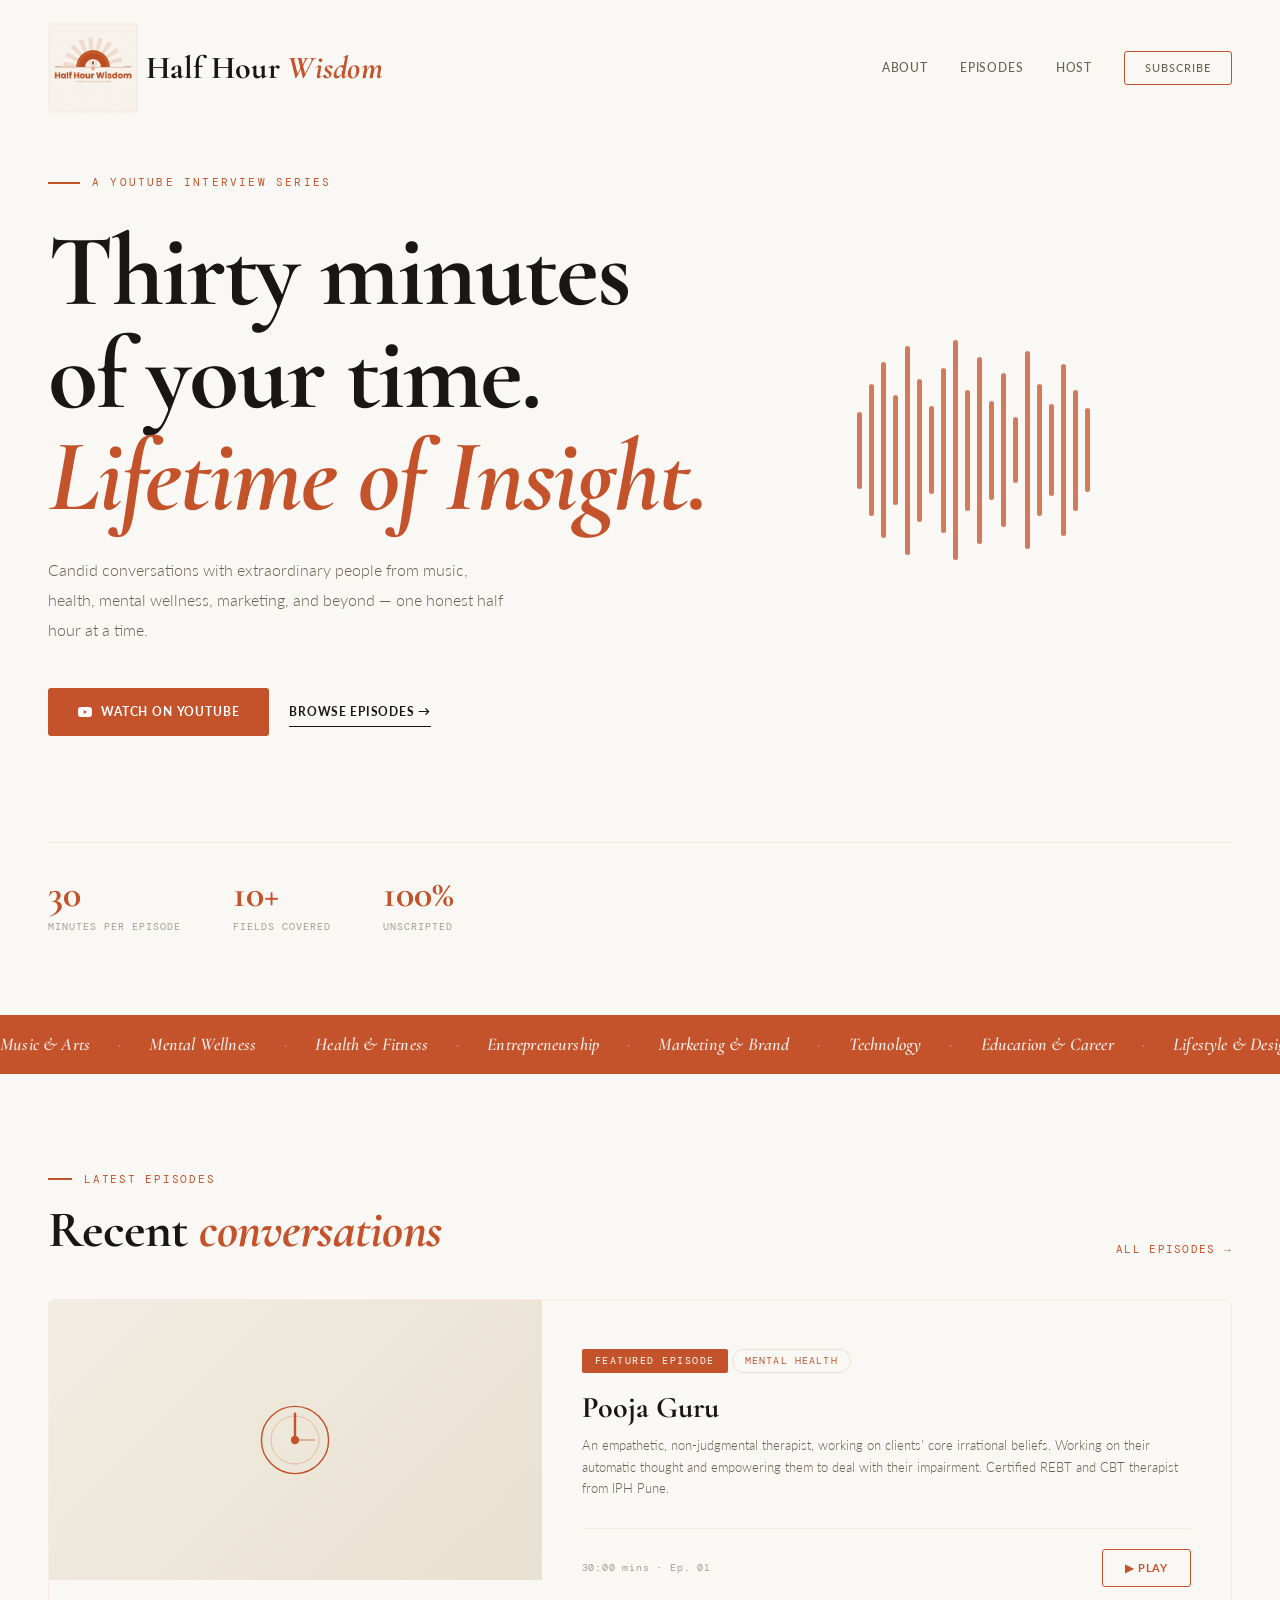
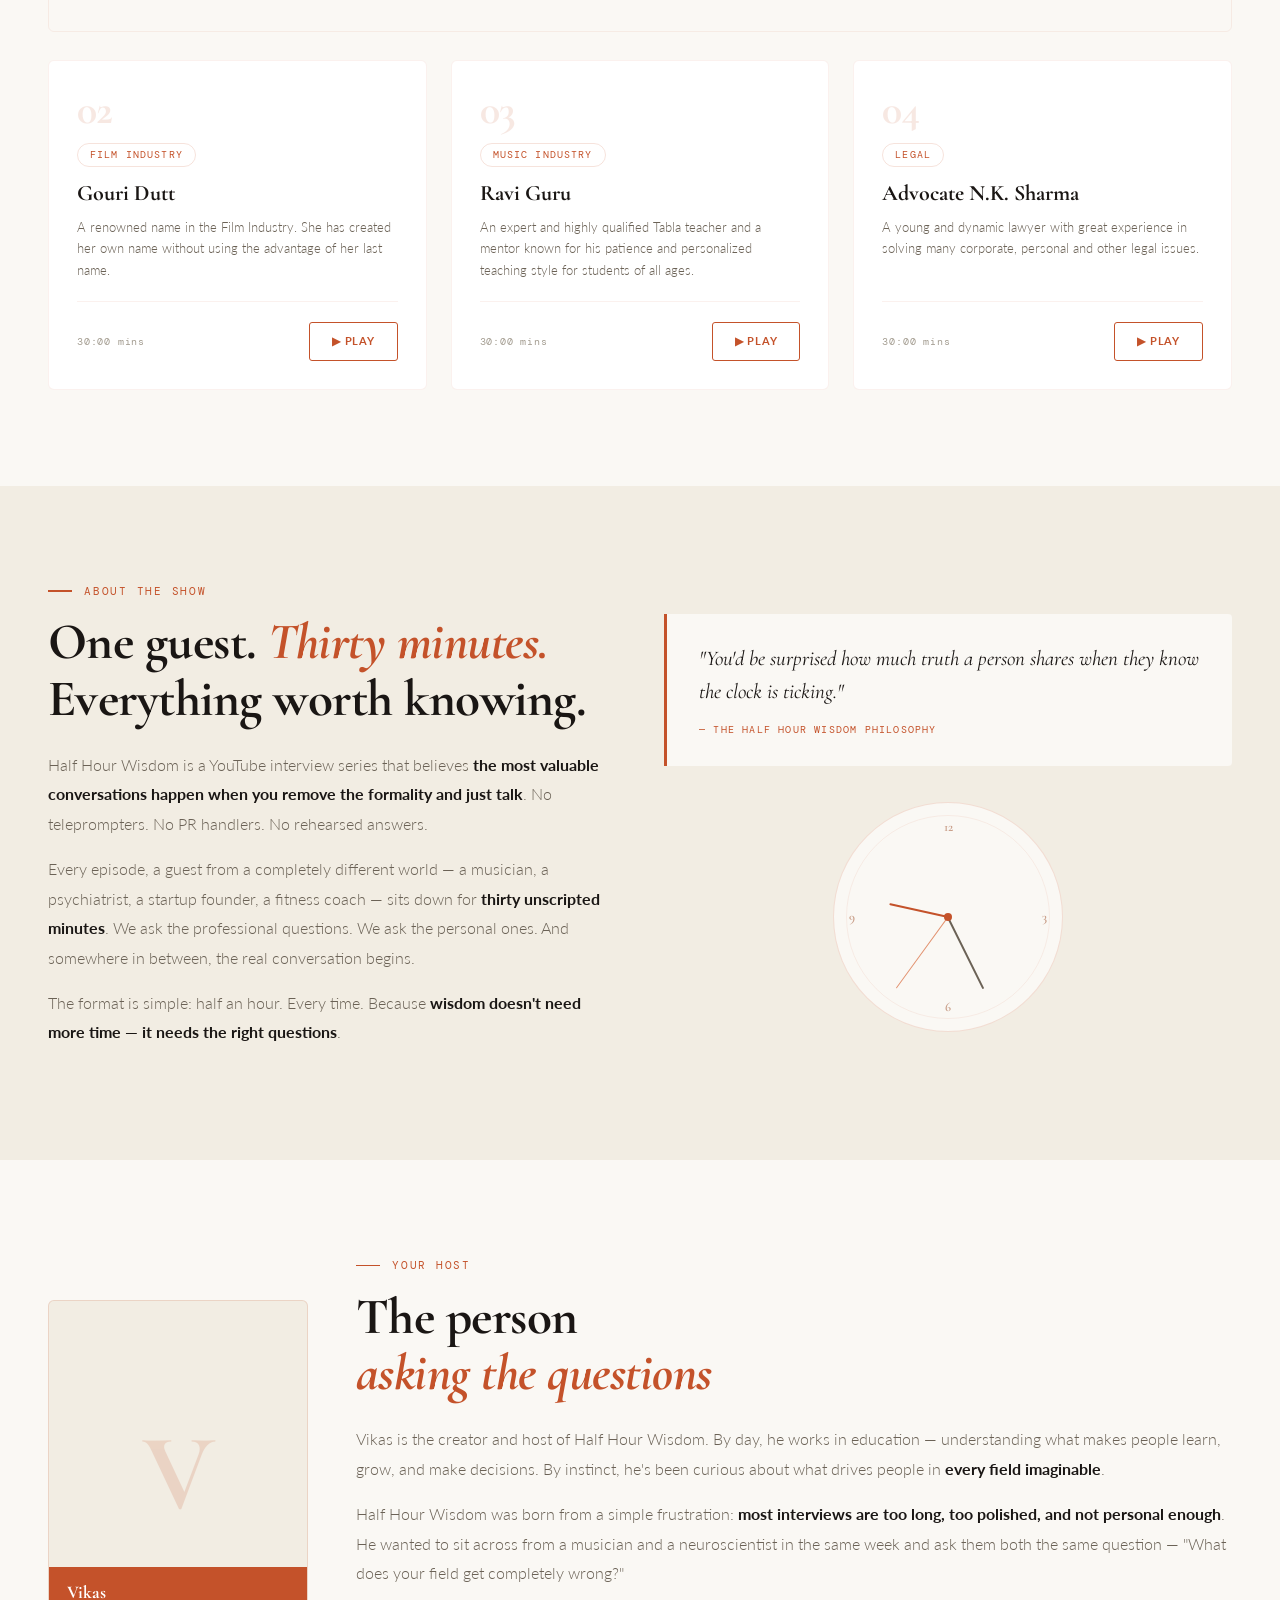
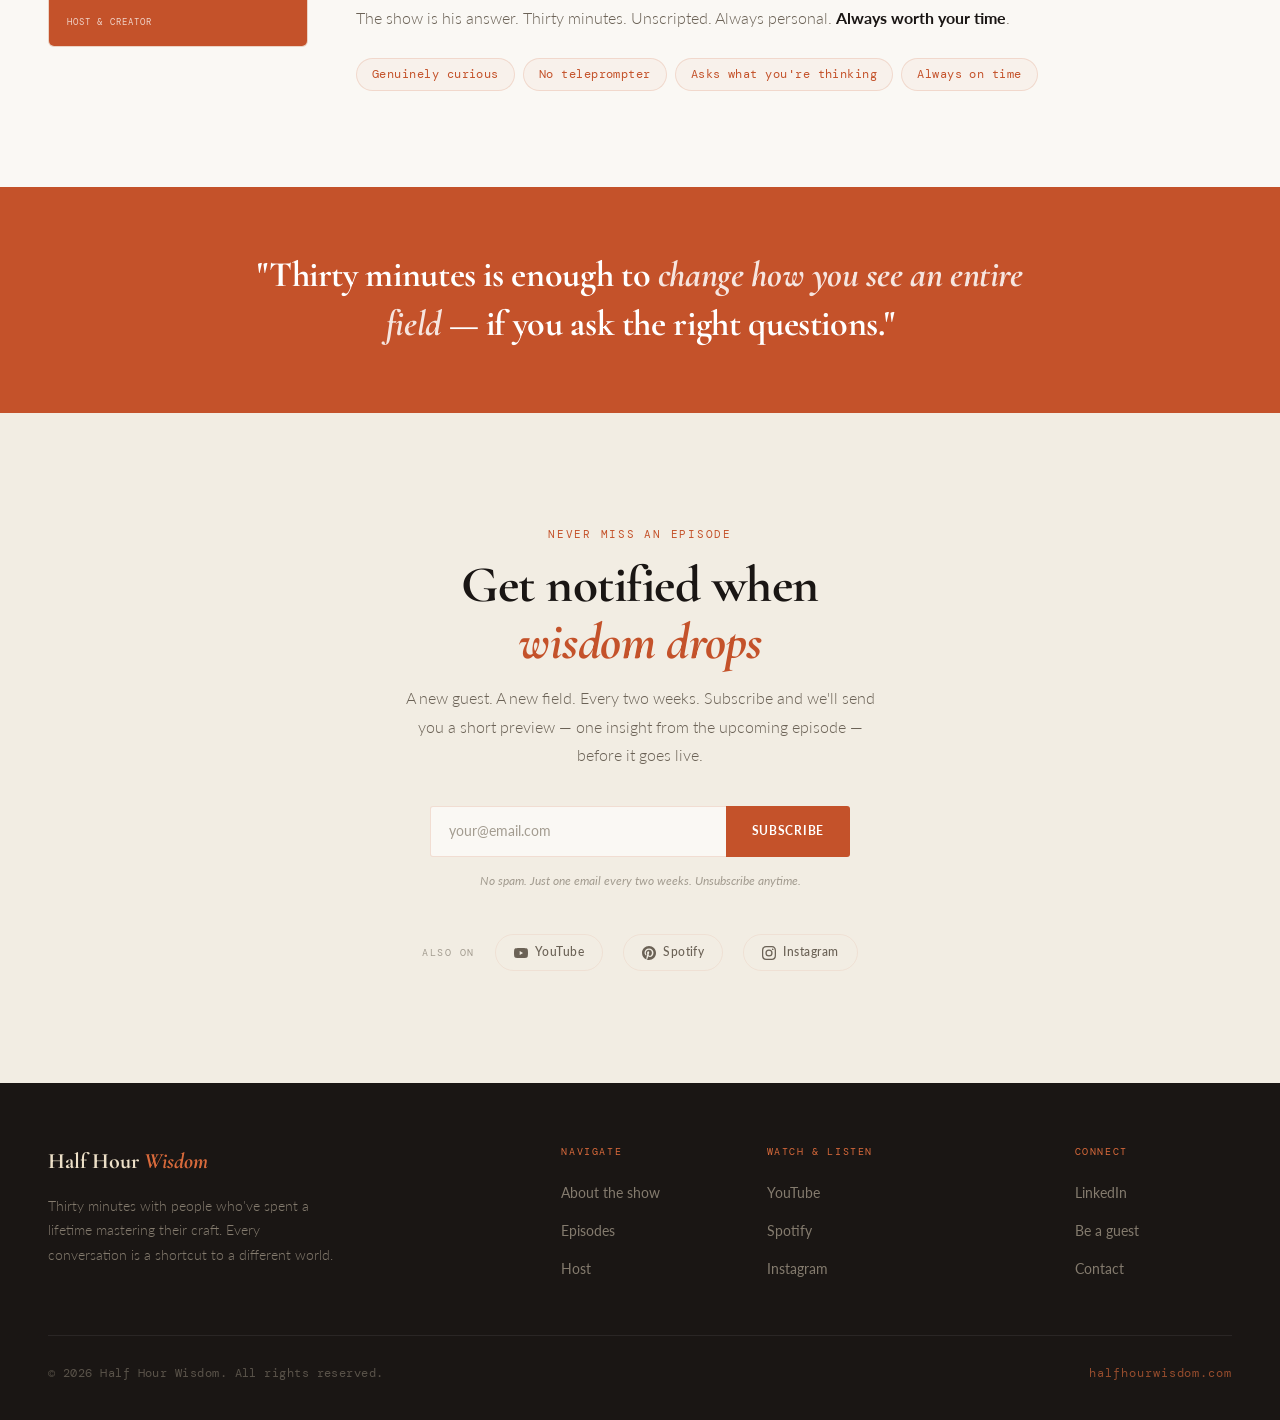
<file: index.html>
<!DOCTYPE html>
<html lang="en">
<head>
  <meta charset="UTF-8">
  <meta name="viewport" content="width=device-width, initial-scale=1.0">

  <!-- ── PRIMARY SEO ──────────────────────────────────── -->
  <title>Half Hour Wisdom — Conversations Worth Your Time</title>
  <meta name="description" content="Candid conversations with extraordinary people from music, health, mental wellness, marketing, and beyond. One honest half hour at a time.">
  <meta name="author" content="Vikas">
  <link rel="canonical" href="https://halfhourwisdom.com/">

  <!-- ── OPEN GRAPH ────────────────────────────────────── -->
  <meta property="og:type"        content="website">
  <meta property="og:url"         content="https://halfhourwisdom.com/">
  <meta property="og:title"       content="Half Hour Wisdom — Conversations Worth Your Time">
  <meta property="og:description" content="Candid conversations with extraordinary people from music, health, mental wellness, marketing, and beyond.">

  <!-- ── TWITTER CARD ──────────────────────────────────── -->
  <meta name="twitter:card"        content="summary_large_image">
  <meta name="twitter:title"       content="Half Hour Wisdom — Conversations Worth Your Time">
  <meta name="twitter:description" content="Candid conversations with extraordinary people from music, health, mental wellness, marketing, and beyond.">

  <!-- ── FONTS ─────────────────────────────────────────── -->
  <link rel="preconnect" href="https://fonts.googleapis.com">
  <link rel="preconnect" href="https://fonts.gstatic.com" crossorigin>
  <link href="https://fonts.googleapis.com/css2?family=Cormorant+Garamond:ital,wght@0,300;0,400;0,600;0,700;1,300;1,400;1,600;1,700&family=Lato:wght@300;400;700&family=DM+Mono:wght@400&display=swap" rel="stylesheet">

  <!-- ── BOOTSTRAP CSS ─────────────────────────────────── -->
  <link href="https://cdn.jsdelivr.net/npm/bootstrap@5.3.3/dist/css/bootstrap.min.css"
    rel="stylesheet"
    integrity="sha384-QWTKZyjpPEjISv5WaRU9OFeRpok6YctnYmDr5pNlyT2bRjXh0JMhjY6hW+ALEwIH"
    crossorigin="anonymous">

  <!-- ── CUSTOM CSS ────────────────────────────────────── -->
  <link rel="stylesheet" href="css/style.css">
</head>
<body>


<!-- ══════════════════════════════════════════════════════════
     NAVIGATION
     ══════════════════════════════════════════════════════════ -->
<nav class="navbar navbar-expand-lg fixed-top" id="mainNav" aria-label="Main navigation">
  <div class="container-fluid px-4 px-lg-5">

    <a class="navbar-brand d-flex align-items-center gap-2" href="#home" aria-label="Half Hour Wisdom — home">
      <img src="logo.png" alt="Half Hour Wisdom" width="90" height="90" style="object-fit:contain;">
      <span class="nav-brand">Half Hour <em>Wisdom</em></span>
    </a>

    <button class="navbar-toggler" type="button" data-bs-toggle="collapse"
      data-bs-target="#navbarMenu" aria-controls="navbarMenu"
      aria-expanded="false" aria-label="Toggle navigation">
      <span class="toggler-bar"></span>
      <span class="toggler-bar"></span>
      <span class="toggler-bar"></span>
    </button>

    <div class="collapse navbar-collapse" id="navbarMenu">
      <ul class="navbar-nav ms-auto align-items-lg-center gap-lg-3">
        <li class="nav-item"><a class="nav-link" href="#about">About</a></li>
        <li class="nav-item"><a class="nav-link" href="#episodes">Episodes</a></li>
        <li class="nav-item"><a class="nav-link" href="#host">Host</a></li>
        <li class="nav-item ms-lg-2">
          <a class="nav-link nav-cta" href="#subscribe">Subscribe</a>
        </li>
      </ul>
    </div>

  </div>
</nav>


<!-- ══════════════════════════════════════════════════════════
     HERO
     ══════════════════════════════════════════════════════════ -->
<section class="hero" id="home" aria-label="Introduction">
  <div class="container-fluid px-4 px-lg-5">

    <div class="row align-items-center hero-row">

      <!-- Left: Text -->
      <div class="col-lg-7">
        <p class="hero-tag">A YouTube Interview Series</p>
        <h1 class="hero-title">
          Thirty minutes<br>
          of your time.<br>
          <em>Lifetime of Insight.</em>
        </h1>
        <p class="hero-sub">Candid conversations with extraordinary people from music, health, mental wellness, marketing, and beyond — one honest half hour at a time.</p>
        <div class="hero-actions">
          <a href="https://youtube.com/@halfhourwisdom" class="btn-primary" target="_blank" rel="noopener noreferrer">
            <svg width="14" height="14" viewBox="0 0 24 24" fill="currentColor" aria-hidden="true">
              <path d="M23.5 6.19a3.02 3.02 0 0 0-2.12-2.14C19.54 3.5 12 3.5 12 3.5s-7.54 0-9.38.55A3.02 3.02 0 0 0 .5 6.19 31.6 31.6 0 0 0 0 12a31.6 31.6 0 0 0 .5 5.81 3.02 3.02 0 0 0 2.12 2.14C4.46 20.5 12 20.5 12 20.5s7.54 0 9.38-.55a3.02 3.02 0 0 0 2.12-2.14A31.6 31.6 0 0 0 24 12a31.6 31.6 0 0 0-.5-5.81zM9.75 15.52V8.48L15.5 12l-5.75 3.52z"/>
            </svg>
            Watch on YouTube
          </a>
          <a href="#episodes" class="btn-ghost">Browse Episodes &rarr;</a>
        </div>
      </div>

      <!-- Right: Waveform -->
      <div class="col-lg-5 d-flex justify-content-center align-items-center hero-waveform-col">
        <div class="hero-waveform" aria-hidden="true">
          <div class="waveform-bar" style="--h:35%;--d:0s"></div>
          <div class="waveform-bar" style="--h:60%;--d:0.15s"></div>
          <div class="waveform-bar" style="--h:80%;--d:0.3s"></div>
          <div class="waveform-bar" style="--h:50%;--d:0.45s"></div>
          <div class="waveform-bar" style="--h:95%;--d:0.1s"></div>
          <div class="waveform-bar" style="--h:65%;--d:0.55s"></div>
          <div class="waveform-bar" style="--h:40%;--d:0.2s"></div>
          <div class="waveform-bar" style="--h:75%;--d:0.4s"></div>
          <div class="waveform-bar" style="--h:100%;--d:0.05s"></div>
          <div class="waveform-bar" style="--h:55%;--d:0.35s"></div>
          <div class="waveform-bar" style="--h:85%;--d:0.25s"></div>
          <div class="waveform-bar" style="--h:45%;--d:0.5s"></div>
          <div class="waveform-bar" style="--h:70%;--d:0.6s"></div>
          <div class="waveform-bar" style="--h:30%;--d:0.15s"></div>
          <div class="waveform-bar" style="--h:90%;--d:0.45s"></div>
          <div class="waveform-bar" style="--h:60%;--d:0.3s"></div>
          <div class="waveform-bar" style="--h:42%;--d:0.55s"></div>
          <div class="waveform-bar" style="--h:78%;--d:0.1s"></div>
          <div class="waveform-bar" style="--h:55%;--d:0.4s"></div>
          <div class="waveform-bar" style="--h:38%;--d:0.2s"></div>
        </div>
      </div>

    </div>

    <!-- Stats bar -->
    <div class="hero-stats">
      <div>
        <div class="stat-num">30</div>
        <div class="stat-lbl">Minutes per episode</div>
      </div>
      <div>
        <div class="stat-num">10+</div>
        <div class="stat-lbl">Fields covered</div>
      </div>
      <div>
        <div class="stat-num">100%</div>
        <div class="stat-lbl">Unscripted</div>
      </div>
    </div>

  </div>
</section>


<!-- ══════════════════════════════════════════════════════════
     TOPICS TICKER
     ══════════════════════════════════════════════════════════ -->
<div class="ticker-wrap" aria-hidden="true">
  <div class="ticker-track">
    <span>Music &amp; Arts</span><span class="t-sep">·</span>
    <span>Mental Wellness</span><span class="t-sep">·</span>
    <span>Health &amp; Fitness</span><span class="t-sep">·</span>
    <span>Entrepreneurship</span><span class="t-sep">·</span>
    <span>Marketing &amp; Brand</span><span class="t-sep">·</span>
    <span>Technology</span><span class="t-sep">·</span>
    <span>Education &amp; Career</span><span class="t-sep">·</span>
    <span>Lifestyle &amp; Design</span><span class="t-sep">·</span>
    <span>Music &amp; Arts</span><span class="t-sep">·</span>
    <span>Mental Wellness</span><span class="t-sep">·</span>
    <span>Health &amp; Fitness</span><span class="t-sep">·</span>
    <span>Entrepreneurship</span><span class="t-sep">·</span>
    <span>Marketing &amp; Brand</span><span class="t-sep">·</span>
    <span>Technology</span><span class="t-sep">·</span>
    <span>Education &amp; Career</span><span class="t-sep">·</span>
    <span>Lifestyle &amp; Design</span><span class="t-sep">·</span>
  </div>
</div>


<!-- ══════════════════════════════════════════════════════════
     EPISODES
     ══════════════════════════════════════════════════════════ -->
<section id="episodes" class="episodes-section">
  <div class="container-fluid px-4 px-lg-5">

    <div class="section-header">
      <div>
        <div class="section-tag">Latest episodes</div>
        <h2 class="section-title">Recent <em>conversations</em></h2>
      </div>
      <a href="#" class="view-all">All episodes &rarr;</a>
    </div>

    <!-- Featured Episode -->
    <article class="ep-featured animate-on-scroll" aria-label="Featured episode">
      <div class="row g-0">
        <div class="col-lg-5">
          <div class="ep-feat-img">
            <svg viewBox="0 0 60 60" fill="none" width="72" height="72" aria-hidden="true">
              <circle cx="30" cy="30" r="28" stroke="currentColor" stroke-width="1.2"/>
              <circle cx="30" cy="30" r="20" stroke="currentColor" stroke-width="0.6" opacity="0.4"/>
              <line x1="30" y1="30" x2="30" y2="8" stroke="currentColor" stroke-width="2" stroke-linecap="round"/>
              <line x1="30" y1="30" x2="46" y2="30" stroke="currentColor" stroke-width="1.2" stroke-linecap="round" opacity="0.5"/>
              <circle cx="30" cy="30" r="3.5" fill="currentColor"/>
            </svg>
          </div>
        </div>
        <div class="col-lg-7">
          <div class="ep-feat-body">
            <span class="ep-badge">Featured Episode</span>
            <div class="ep-tag-pill">Mental Health</div>
            <h3 class="ep-guest-name">Pooja Guru</h3>
            <p class="ep-desc">An empathetic, non-judgmental therapist, working on clients' core irrational beliefs. Working on their automatic thought and empowering them to deal with their impairment. Certified REBT and CBT therapist from IPH Pune.</p>
            <div class="ep-foot">
              <span class="ep-dur">30:00 mins · Ep. 01</span>
              <button class="ep-play-btn" aria-label="Play episode 1 with Pooja Guru">&#9654; Play</button>
            </div>
          </div>
        </div>
      </div>
    </article>

    <!-- Episode Grid -->
    <div class="row g-4 mt-1">

      <div class="col-md-6 col-lg-4 animate-on-scroll">
        <article class="ep-card">
          <div class="ep-num">02</div>
          <div class="ep-card-body">
            <div class="ep-tag-pill">Film Industry</div>
            <h3 class="ep-guest-name">Gouri Dutt</h3>
            <p class="ep-desc">A renowned name in the Film Industry. She has created her own name without using the advantage of her last name.</p>
            <div class="ep-foot">
              <span class="ep-dur">30:00 mins</span>
              <button class="ep-play-btn" aria-label="Play episode 2 with Gouri Dutt">&#9654; Play</button>
            </div>
          </div>
        </article>
      </div>

      <div class="col-md-6 col-lg-4 animate-on-scroll">
        <article class="ep-card">
          <div class="ep-num">03</div>
          <div class="ep-card-body">
            <div class="ep-tag-pill">Music Industry</div>
            <h3 class="ep-guest-name">Ravi Guru</h3>
            <p class="ep-desc">An expert and highly qualified Tabla teacher and a mentor known for his patience and personalized teaching style for students of all ages.</p>
            <div class="ep-foot">
              <span class="ep-dur">30:00 mins</span>
              <button class="ep-play-btn" aria-label="Play episode 3 with Ravi Guru">&#9654; Play</button>
            </div>
          </div>
        </article>
      </div>

      <div class="col-md-6 col-lg-4 animate-on-scroll">
        <article class="ep-card">
          <div class="ep-num">04</div>
          <div class="ep-card-body">
            <div class="ep-tag-pill">Legal</div>
            <h3 class="ep-guest-name">Advocate N.K. Sharma</h3>
            <p class="ep-desc">A young and dynamic lawyer with great experience in solving many corporate, personal and other legal issues.</p>
            <div class="ep-foot">
              <span class="ep-dur">30:00 mins</span>
              <button class="ep-play-btn" aria-label="Play episode 4 with Advocate N.K. Sharma">&#9654; Play</button>
            </div>
          </div>
        </article>
      </div>

    </div>
  </div>
</section>


<!-- ══════════════════════════════════════════════════════════
     ABOUT
     ══════════════════════════════════════════════════════════ -->
<section id="about" class="about-section">
  <div class="container-fluid px-4 px-lg-5">
    <div class="row g-5 align-items-center">

      <div class="col-lg-6 animate-on-scroll">
        <div class="section-tag">About the show</div>
        <h2 class="section-title">One guest. <em>Thirty minutes.</em><br>Everything worth knowing.</h2>
        <div class="about-body">
          <p>Half Hour Wisdom is a YouTube interview series that believes <strong>the most valuable conversations happen when you remove the formality and just talk</strong>. No teleprompters. No PR handlers. No rehearsed answers.</p>
          <p>Every episode, a guest from a completely different world — a musician, a psychiatrist, a startup founder, a fitness coach — sits down for <strong>thirty unscripted minutes</strong>. We ask the professional questions. We ask the personal ones. And somewhere in between, the real conversation begins.</p>
          <p>The format is simple: half an hour. Every time. Because <strong>wisdom doesn't need more time — it needs the right questions</strong>.</p>
        </div>
      </div>

      <div class="col-lg-6 animate-on-scroll">
        <blockquote class="about-quote">
          <p>"You'd be surprised how much truth a person shares when they know the clock is ticking."</p>
          <cite>— The Half Hour Wisdom philosophy</cite>
        </blockquote>
        <div class="about-visual">
          <div class="clock-face" id="liveClock" role="img" aria-label="Live local time clock">
            <div class="clock-hand-hr"  id="clockHr"  aria-hidden="true"></div>
            <div class="clock-hand-min" id="clockMin" aria-hidden="true"></div>
            <div class="clock-hand-sec" id="clockSec" aria-hidden="true"></div>
            <div class="clock-center"   aria-hidden="true"></div>
            <span class="clock-number" style="top:13px;left:50%;transform:translateX(-50%)"  aria-hidden="true">12</span>
            <span class="clock-number" style="right:15px;top:50%;transform:translateY(-50%)" aria-hidden="true">3</span>
            <span class="clock-number" style="bottom:13px;left:50%;transform:translateX(-50%)" aria-hidden="true">6</span>
            <span class="clock-number" style="left:15px;top:50%;transform:translateY(-50%)"  aria-hidden="true">9</span>
          </div>
        </div>
      </div>

    </div>
  </div>
</section>


<!-- ══════════════════════════════════════════════════════════
     HOST
     ══════════════════════════════════════════════════════════ -->
<section id="host" class="host-section">
  <div class="container-fluid px-4 px-lg-5">
    <div class="row g-5 align-items-center">

      <div class="col-md-4 col-lg-3 animate-on-scroll">
        <div class="host-frame">
          <div class="host-initials" aria-hidden="true">V</div>
          <div class="host-name-tag">
            <p>Vikas</p>
            <span>Host &amp; Creator</span>
          </div>
        </div>
      </div>

      <div class="col-md-8 col-lg-9 animate-on-scroll">
        <div class="section-tag">Your host</div>
        <h2 class="section-title">The person<br><em>asking the questions</em></h2>
        <div class="host-bio">
          <p>Vikas is the creator and host of Half Hour Wisdom. By day, he works in education — understanding what makes people learn, grow, and make decisions. By instinct, he's been curious about what drives people in <strong>every field imaginable</strong>.</p>
          <p>Half Hour Wisdom was born from a simple frustration: <strong>most interviews are too long, too polished, and not personal enough</strong>. He wanted to sit across from a musician and a neuroscientist in the same week and ask them both the same question — "What does your field get completely wrong?"</p>
          <p>The show is his answer. Thirty minutes. Unscripted. Always personal. <strong>Always worth your time</strong>.</p>
        </div>
        <div class="host-traits">
          <span class="host-trait">Genuinely curious</span>
          <span class="host-trait">No teleprompter</span>
          <span class="host-trait">Asks what you're thinking</span>
          <span class="host-trait">Always on time</span>
        </div>
      </div>

    </div>
  </div>
</section>


<!-- ══════════════════════════════════════════════════════════
     QUOTE STRIP
     ══════════════════════════════════════════════════════════ -->
<div class="quote-strip">
  <p>"Thirty minutes is enough to <em>change how you see an entire field</em> — if you ask the right questions."</p>
</div>


<!-- ══════════════════════════════════════════════════════════
     SUBSCRIBE
     ══════════════════════════════════════════════════════════ -->
<section id="subscribe" class="subscribe-section">
  <div class="subscribe-inner px-4">

    <div class="section-tag">Never miss an episode</div>
    <h2 class="section-title">Get notified when<br><em>wisdom drops</em></h2>
    <p class="subscribe-desc">A new guest. A new field. Every two weeks. Subscribe and we'll send you a short preview — one insight from the upcoming episode — before it goes live.</p>

    <form class="subscribe-form" id="subscribeForm"
      action="https://formspree.io/f/YOUR_FORM_ID"
      method="POST" novalidate>
      <label for="emailInput" class="visually-hidden">Email address</label>
      <input type="email" id="emailInput" name="email" class="subscribe-input"
        placeholder="your@email.com" required autocomplete="email">
      <button type="submit" class="subscribe-btn" id="subscribeBtn">Subscribe</button>
    </form>

    <p class="subscribe-note">No spam. Just one email every two weeks. Unsubscribe anytime.</p>

    <nav class="platforms" aria-label="Listen on other platforms">
      <span class="platforms-label">Also on</span>
      <a href="https://youtube.com/@halfhourwisdom" class="platform-pill" target="_blank" rel="noopener noreferrer">
        <svg class="platform-icon" viewBox="0 0 24 24" aria-hidden="true" fill="currentColor"><path d="M23.5 6.19a3.02 3.02 0 0 0-2.12-2.14C19.54 3.5 12 3.5 12 3.5s-7.54 0-9.38.55A3.02 3.02 0 0 0 .5 6.19 31.6 31.6 0 0 0 0 12a31.6 31.6 0 0 0 .5 5.81 3.02 3.02 0 0 0 2.12 2.14C4.46 20.5 12 20.5 12 20.5s7.54 0 9.38-.55a3.02 3.02 0 0 0 2.12-2.14A31.6 31.6 0 0 0 24 12a31.6 31.6 0 0 0-.5-5.81zM9.75 15.52V8.48L15.5 12l-5.75 3.52z"/></svg>
        YouTube
      </a>
      <a href="#" class="platform-pill">
        <svg class="platform-icon" viewBox="0 0 24 24" aria-hidden="true" fill="currentColor"><path d="M12 0C5.373 0 0 5.373 0 12c0 5.084 3.163 9.426 7.627 11.174-.105-.949-.2-2.405.042-3.441.218-.937 1.407-5.965 1.407-5.965s-.359-.719-.359-1.782c0-1.668.967-2.914 2.171-2.914 1.023 0 1.518.769 1.518 1.69 0 1.029-.655 2.568-.994 3.995-.283 1.194.599 2.169 1.777 2.169 2.133 0 3.772-2.249 3.772-5.495 0-2.873-2.064-4.882-5.012-4.882-3.414 0-5.418 2.561-5.418 5.207 0 1.031.397 2.138.893 2.738a.36.36 0 0 1 .083.345l-.333 1.36c-.053.22-.174.267-.402.161-1.499-.698-2.436-2.889-2.436-4.649 0-3.785 2.75-7.262 7.929-7.262 4.163 0 7.398 2.967 7.398 6.931 0 4.136-2.607 7.464-6.227 7.464-1.216 0-2.359-.632-2.75-1.378l-.748 2.853c-.271 1.043-1.002 2.35-1.492 3.146C9.57 23.812 10.763 24 12 24c6.627 0 12-5.373 12-12S18.627 0 12 0z"/></svg>
        Spotify
      </a>
      <a href="#" class="platform-pill">
        <svg class="platform-icon" viewBox="0 0 24 24" aria-hidden="true" fill="currentColor"><path d="M12 2.163c3.204 0 3.584.012 4.85.07 3.252.148 4.771 1.691 4.919 4.919.058 1.265.069 1.645.069 4.849 0 3.205-.012 3.584-.069 4.849-.149 3.225-1.664 4.771-4.919 4.919-1.266.058-1.644.07-4.85.07-3.204 0-3.584-.012-4.849-.07-3.26-.149-4.771-1.699-4.919-4.92-.058-1.265-.07-1.644-.07-4.849 0-3.204.013-3.583.07-4.849.149-3.227 1.664-4.771 4.919-4.919 1.266-.057 1.645-.069 4.849-.069zM12 0C8.741 0 8.333.014 7.053.072 2.695.272.273 2.69.073 7.052.014 8.333 0 8.741 0 12c0 3.259.014 3.668.072 4.948.2 4.358 2.618 6.78 6.98 6.98C8.333 23.986 8.741 24 12 24c3.259 0 3.668-.014 4.948-.072 4.354-.2 6.782-2.618 6.979-6.98.059-1.28.073-1.689.073-4.948 0-3.259-.014-3.667-.072-4.947-.196-4.354-2.617-6.78-6.979-6.98C15.668.014 15.259 0 12 0zm0 5.838a6.162 6.162 0 1 0 0 12.324 6.162 6.162 0 0 0 0-12.324zM12 16a4 4 0 1 1 0-8 4 4 0 0 1 0 8zm6.406-11.845a1.44 1.44 0 1 0 0 2.881 1.44 1.44 0 0 0 0-2.881z"/></svg>
        Instagram
      </a>
    </nav>

  </div>
</section>


<!-- ══════════════════════════════════════════════════════════
     FOOTER
     ══════════════════════════════════════════════════════════ -->
<footer>
  <div class="container-fluid px-4 px-lg-5">

    <div class="row g-5">
      <div class="col-12 col-lg-5">
        <div class="footer-brand-name">Half Hour <span>Wisdom</span></div>
        <p class="footer-brand-desc">Thirty minutes with people who've spent a lifetime mastering their craft. Every conversation is a shortcut to a different world.</p>
      </div>
      <div class="col-6 col-lg-2">
        <div class="footer-col-title">Navigate</div>
        <ul class="footer-links">
          <li><a href="#about">About the show</a></li>
          <li><a href="#episodes">Episodes</a></li>
          <li><a href="#host">Host</a></li>
        </ul>
      </div>
      <div class="col-6 col-lg-3">
        <div class="footer-col-title">Watch &amp; Listen</div>
        <ul class="footer-links">
          <li><a href="https://youtube.com/@halfhourwisdom" target="_blank" rel="noopener noreferrer">YouTube</a></li>
          <li><a href="#">Spotify</a></li>
          <li><a href="#">Instagram</a></li>
        </ul>
      </div>
      <div class="col-6 col-lg-2">
        <div class="footer-col-title">Connect</div>
        <ul class="footer-links">
          <li><a href="#">LinkedIn</a></li>
          <li><a href="mailto:hello@halfhourwisdom.com">Be a guest</a></li>
          <li><a href="mailto:hello@halfhourwisdom.com">Contact</a></li>
        </ul>
      </div>
    </div>

    <div class="footer-bottom">
      <span class="footer-copy">&copy; 2026 Half Hour Wisdom. All rights reserved.</span>
      <span class="footer-domain">halfhourwisdom.com</span>
    </div>

  </div>
</footer>


<!-- Bootstrap JS -->
<script src="https://cdn.jsdelivr.net/npm/bootstrap@5.3.3/dist/js/bootstrap.bundle.min.js"
  integrity="sha384-YvpcrYf0tY3lHB60NNkmXc4s9bIOgUxi8T/jzmwBmJ5JMrkAAg7pbGmQgAnCgmTN"
  crossorigin="anonymous"></script>
<!-- Custom JS -->
<script src="js/main.js"></script>

</body>
</html>
</file>
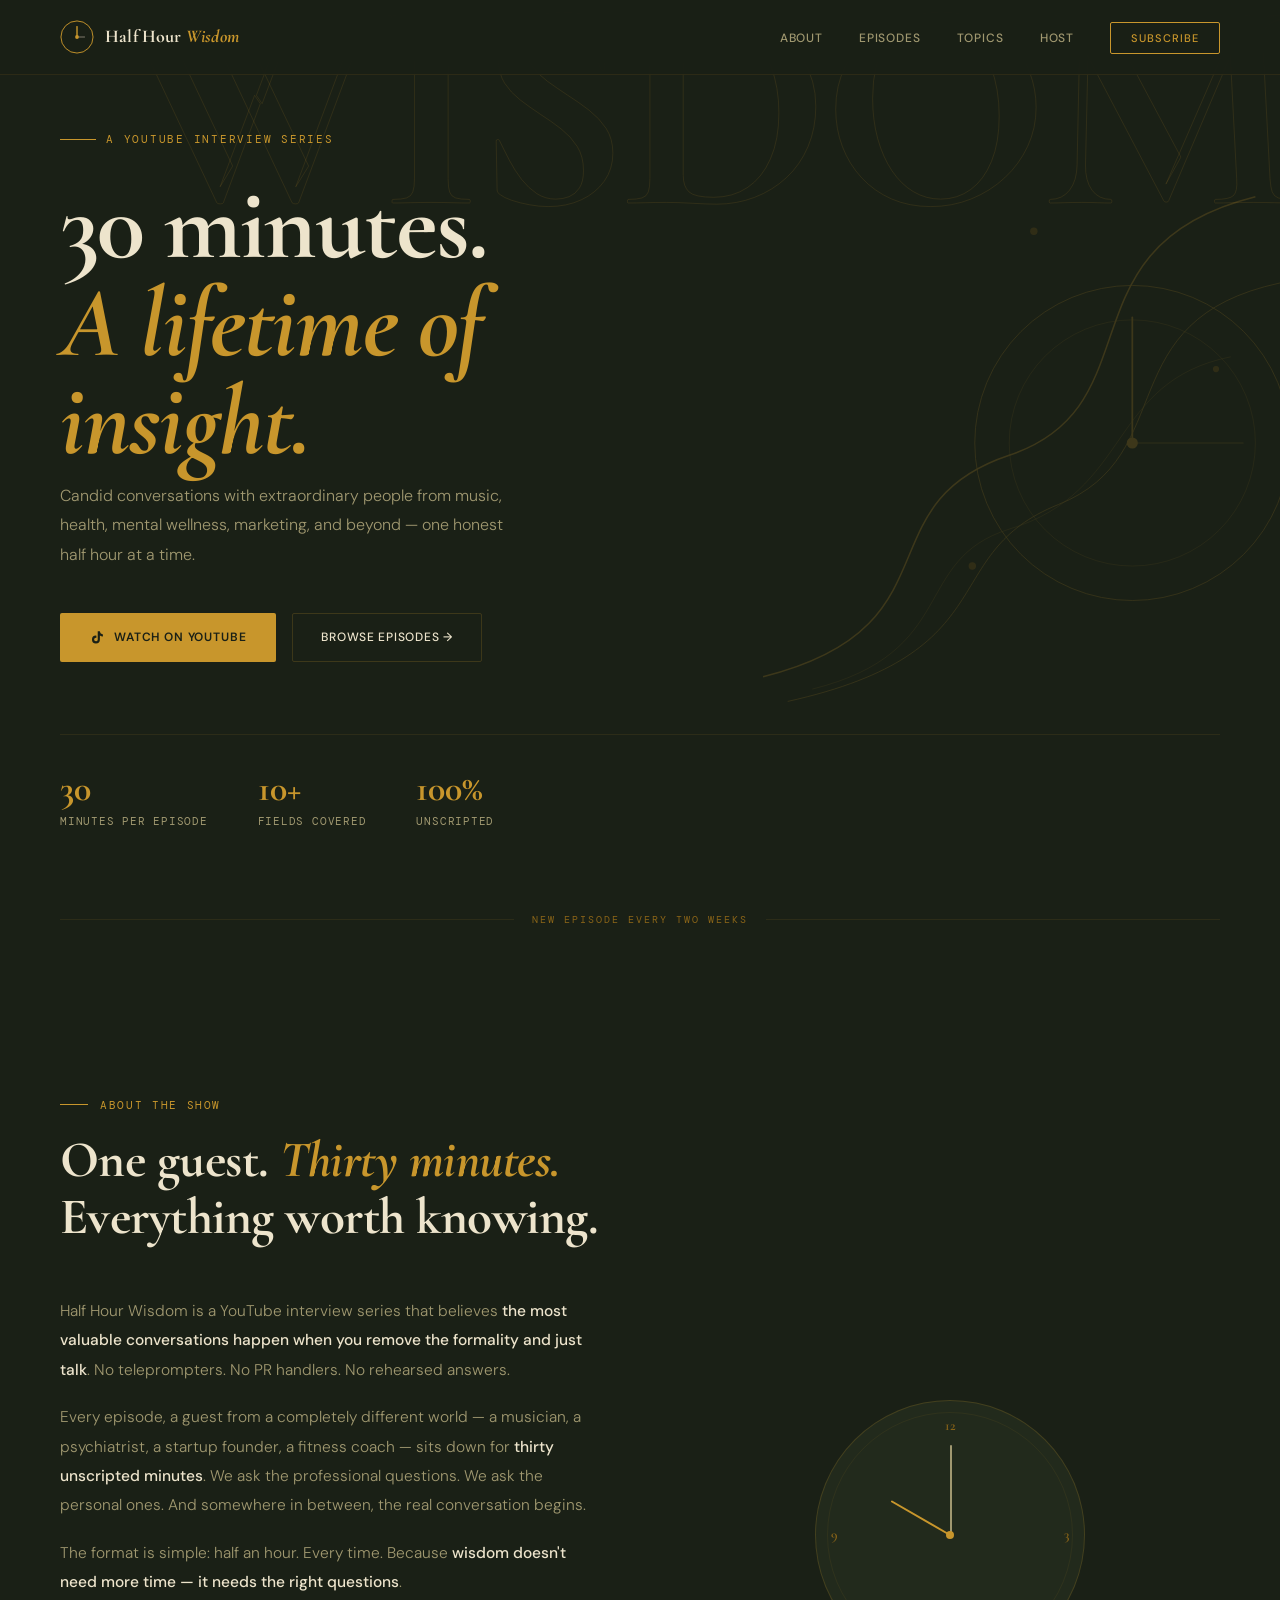
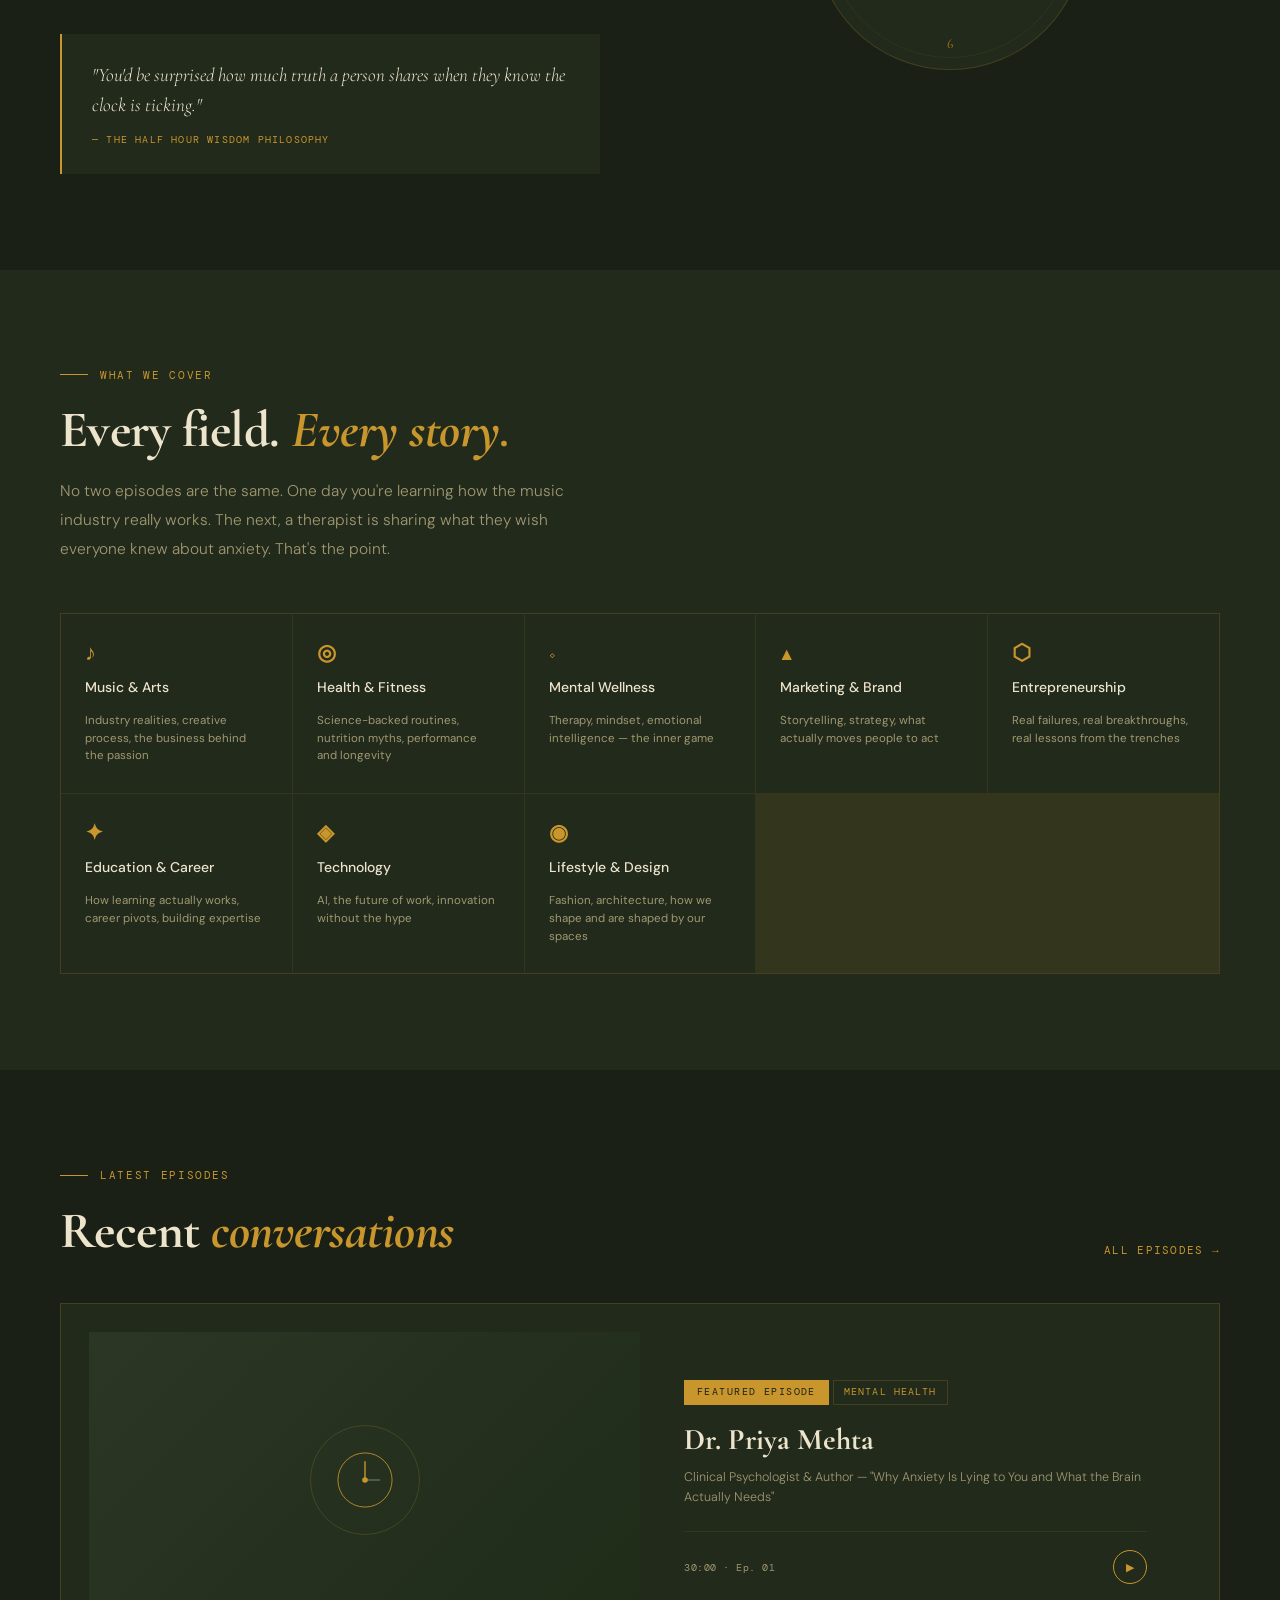
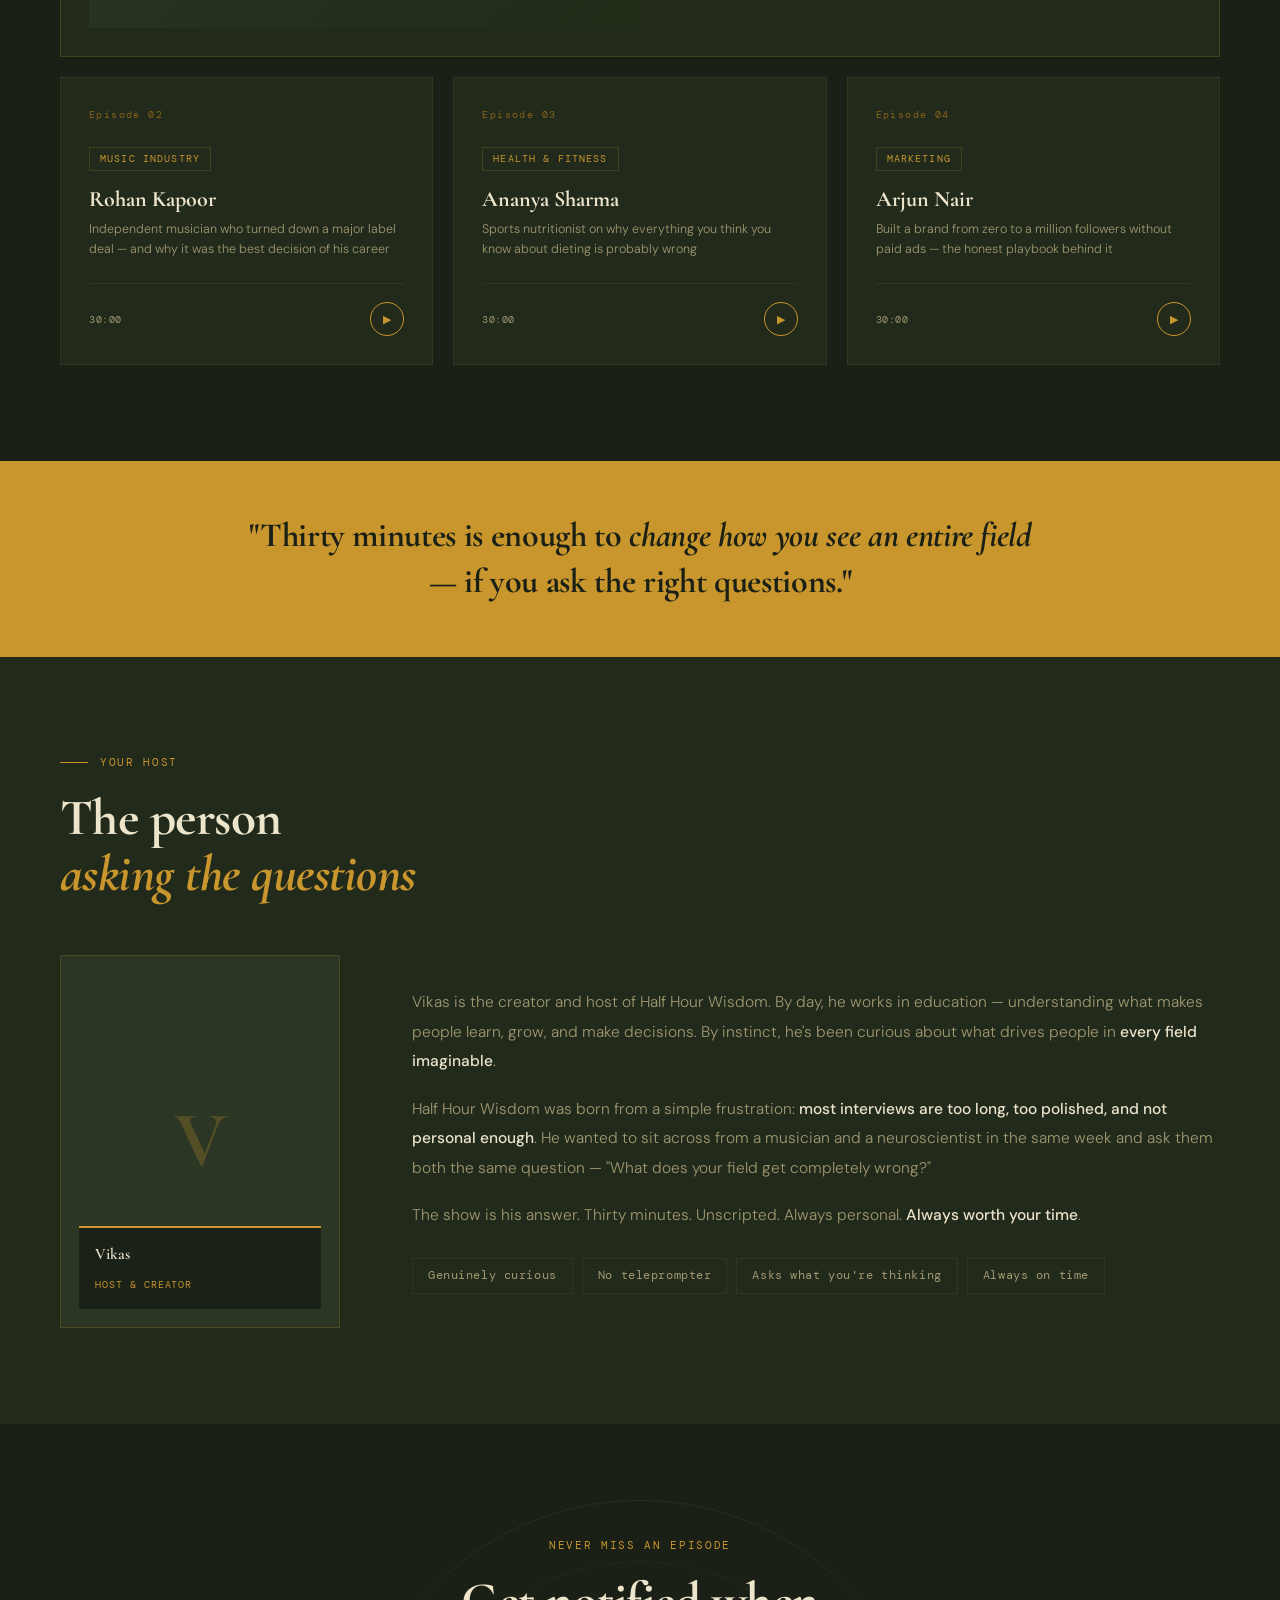
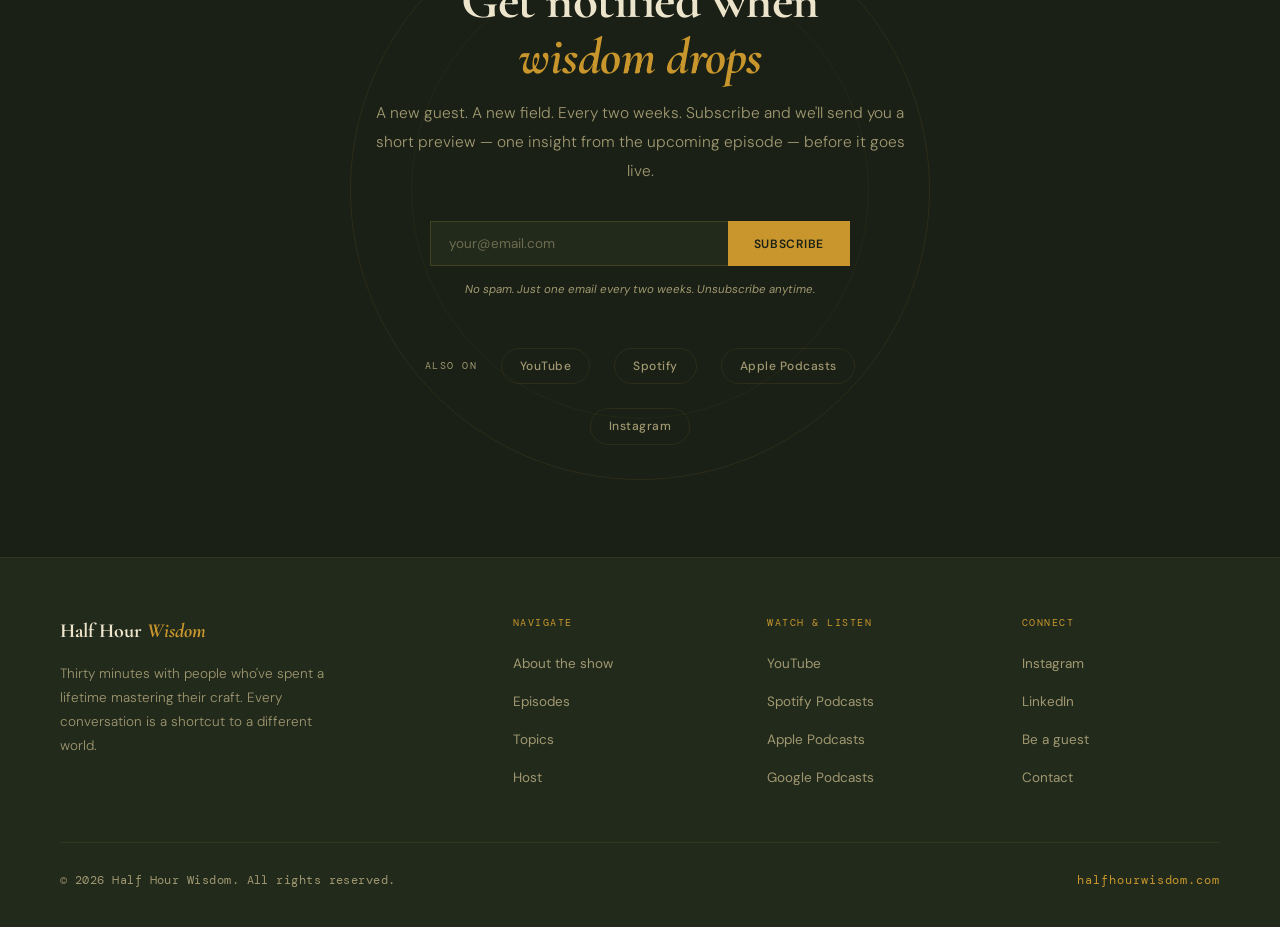
<file: Half Hour Wisdom.html>
<!DOCTYPE html>
<html lang="en">
<head>
<meta charset="UTF-8">
<meta name="viewport" content="width=device-width, initial-scale=1.0">
<title>Half Hour Wisdom — Conversations Worth Your Time</title>
<link rel="preconnect" href="https://fonts.googleapis.com">
<link rel="preconnect" href="https://fonts.gstatic.com" crossorigin>
<link href="https://fonts.googleapis.com/css2?family=Cormorant+Garamond:ital,wght@0,300;0,400;0,600;0,700;1,300;1,400;1,600;1,700&family=DM+Sans:opsz,wght@9..40,300;9..40,400;9..40,500&family=DM+Mono:wght@400&display=swap" rel="stylesheet">
<style>
*, *::before, *::after { box-sizing: border-box; margin: 0; padding: 0; }

:root {
  --bg:         #1A2016;
  --bg2:        #222A1C;
  --bg3:        #2C3624;
  --cream:      #EDE4CC;
  --cream-dim:  #A09870;
  --gold:       #C8962C;
  --gold-light: #E0B84A;
  --gold-dim:   #8A6418;
  --border:     rgba(200,150,44,0.20);
  --border-dim: rgba(200,150,44,0.10);
}

html { scroll-behavior: smooth; }

body {
  background: var(--bg);
  color: var(--cream);
  font-family: 'DM Sans', sans-serif;
  font-weight: 400;
  line-height: 1.7;
  overflow-x: hidden;
}

@keyframes fadeUp {
  from { opacity: 0; transform: translateY(26px); }
  to   { opacity: 1; transform: translateY(0); }
}
@keyframes tickMin {
  from { transform: translateX(-50%) rotate(0deg); }
  to   { transform: translateX(-50%) rotate(360deg); }
}

/* ── NAV ──────────────────────────────────────────────── */
nav {
  position: fixed; top: 0; left: 0; right: 0; z-index: 100;
  display: flex; align-items: center; justify-content: space-between;
  padding: 20px 60px;
  border-bottom: 1px solid var(--border-dim);
  background: rgba(26,32,22,0.90);
  backdrop-filter: blur(14px);
}
.nav-logo { display: flex; align-items: center; gap: 11px; text-decoration: none; }
.nav-brand {
  font-family: 'Cormorant Garamond', serif;
  font-size: 18px; font-weight: 700;
  color: var(--cream); letter-spacing: 0.01em; line-height: 1.2;
}
.nav-brand span { color: var(--gold); font-style: italic; }
.nav-links { display: flex; align-items: center; gap: 36px; list-style: none; }
.nav-links a {
  text-decoration: none; color: var(--cream-dim);
  font-size: 12px; font-weight: 500; letter-spacing: 0.07em;
  text-transform: uppercase; transition: color 0.2s;
}
.nav-links a:hover { color: var(--gold); }
.nav-cta {
  padding: 8px 20px;
  border: 1px solid var(--gold);
  background: transparent; color: var(--gold) !important;
  border-radius: 2px; font-size: 11px !important;
  letter-spacing: 0.09em !important; font-weight: 500 !important;
  transition: background 0.2s, color 0.2s !important; cursor: pointer;
}
.nav-cta:hover { background: var(--gold) !important; color: var(--bg) !important; }

/* ── HERO ─────────────────────────────────────────────── */
.hero {
  min-height: 100vh;
  display: flex; flex-direction: column; justify-content: center;
  padding: 130px 60px 80px;
  position: relative; overflow: hidden;
}
.hero-bg-word {
  position: absolute; top: -20px; right: -10px;
  font-family: 'Cormorant Garamond', serif;
  font-size: 300px; font-weight: 700; line-height: 0.85;
  color: transparent;
  -webkit-text-stroke: 1px rgba(200,150,44,0.12);
  letter-spacing: -0.03em;
  user-select: none; pointer-events: none; white-space: nowrap;
}
.hero-swirl {
  position: absolute; right: 0; top: 0;
  width: 50%; height: 100%; opacity: 0.20; pointer-events: none;
}
.hero-tag {
  display: inline-flex; align-items: center; gap: 10px;
  font-family: 'DM Mono', monospace;
  font-size: 11px; letter-spacing: 0.16em; text-transform: uppercase;
  color: var(--gold); margin-bottom: 28px;
}
.hero-tag::before {
  content: ''; display: block; width: 36px; height: 1px; background: var(--gold);
}
.hero-title {
  font-family: 'Cormorant Garamond', serif;
  font-size: clamp(62px, 8vw, 100px);
  font-weight: 700; line-height: 0.98;
  letter-spacing: -0.02em; color: var(--cream);
  max-width: 660px; margin-bottom: 10px;
}
.hero-title em { display: block; font-style: italic; color: var(--gold); }
.hero-sub {
  font-size: 16px; color: var(--cream-dim);
  max-width: 460px; margin-bottom: 44px;
  line-height: 1.85; font-weight: 300;
}
.hero-actions { display: flex; align-items: center; gap: 16px; flex-wrap: wrap; }
.btn-primary {
  display: inline-flex; align-items: center; gap: 9px;
  padding: 14px 30px;
  background: var(--gold); color: var(--bg);
  font-family: 'DM Sans', sans-serif;
  font-size: 12px; font-weight: 600; letter-spacing: 0.07em; text-transform: uppercase;
  text-decoration: none; border: none; cursor: pointer; border-radius: 2px;
  transition: background 0.2s;
}
.btn-primary:hover { background: var(--gold-light); }
.btn-secondary {
  display: inline-flex; align-items: center; gap: 9px;
  padding: 13px 28px;
  border: 1px solid var(--border); color: var(--cream);
  font-family: 'DM Sans', sans-serif;
  font-size: 12px; font-weight: 500; letter-spacing: 0.06em; text-transform: uppercase;
  text-decoration: none; border-radius: 2px;
  transition: border-color 0.2s, color 0.2s;
}
.btn-secondary:hover { border-color: var(--gold); color: var(--gold); }
.hero-stats {
  display: flex; gap: 50px; margin-top: 72px;
  padding-top: 36px; border-top: 1px solid var(--border-dim);
}
.stat-num {
  font-family: 'Cormorant Garamond', serif;
  font-size: 36px; font-weight: 700; color: var(--gold); line-height: 1;
}
.stat-lbl {
  font-family: 'DM Mono', monospace;
  font-size: 11px; color: var(--cream-dim);
  letter-spacing: 0.07em; text-transform: uppercase; margin-top: 5px;
}

/* ── DIVIDER ──────────────────────────────────────────── */
.divider {
  display: flex; align-items: center; gap: 18px;
  padding: 0 60px; margin: 0 0 72px;
}
.divider::before, .divider::after {
  content: ''; flex: 1; height: 1px; background: var(--border-dim);
}
.divider-text {
  font-family: 'DM Mono', monospace;
  font-size: 10px; letter-spacing: 0.2em; text-transform: uppercase;
  color: var(--gold-dim);
}

/* ── SECTION BASE ─────────────────────────────────────── */
section { padding: 96px 60px; }
.section-tag {
  font-family: 'DM Mono', monospace;
  font-size: 11px; letter-spacing: 0.15em; text-transform: uppercase;
  color: var(--gold); margin-bottom: 18px;
  display: flex; align-items: center; gap: 12px;
}
.section-tag::before {
  content: ''; display: block; width: 28px; height: 1px; background: var(--gold);
}
.section-title {
  font-family: 'Cormorant Garamond', serif;
  font-size: clamp(36px, 4vw, 56px);
  font-weight: 700; color: var(--cream);
  line-height: 1.1; letter-spacing: -0.01em; margin-bottom: 18px;
}
.section-title em { font-style: italic; color: var(--gold); }

/* ── ABOUT ────────────────────────────────────────────── */
.about-grid {
  display: grid; grid-template-columns: 1fr 1fr;
  gap: 80px; align-items: center; margin-top: 52px;
}
.about-text p {
  font-size: 15.5px; color: var(--cream-dim);
  margin-bottom: 18px; line-height: 1.9; font-weight: 300;
}
.about-text p strong { color: var(--cream); font-weight: 500; }
.about-visual { display: flex; align-items: center; justify-content: center; }
.clock-face {
  width: 270px; height: 270px;
  border: 1px solid var(--border); border-radius: 50%;
  display: flex; align-items: center; justify-content: center;
  position: relative; background: var(--bg2);
}
.clock-face::before {
  content: ''; position: absolute; inset: 11px;
  border: 1px solid rgba(200,150,44,0.08); border-radius: 50%;
}
.clock-number {
  position: absolute; font-family: 'Cormorant Garamond', serif;
  font-size: 14px; font-weight: 600; color: var(--gold-dim);
}
.clock-center {
  width: 8px; height: 8px; background: var(--gold);
  border-radius: 50%; z-index: 2;
}
.clock-hand-hr {
  position: absolute; bottom: 50%; left: 50%;
  width: 2px; height: 68px; background: var(--gold); border-radius: 2px;
  transform-origin: bottom center; transform: translateX(-50%) rotate(-60deg);
}
.clock-hand-min {
  position: absolute; bottom: 50%; left: 50%;
  width: 1.5px; height: 90px; background: var(--cream-dim); border-radius: 2px;
  transform-origin: bottom center;
  animation: tickMin 60s linear infinite;
}
.about-quote {
  margin-top: 36px; padding: 26px 30px;
  border-left: 2px solid var(--gold); background: var(--bg2);
}
.about-quote p {
  font-family: 'Cormorant Garamond', serif;
  font-style: italic; font-size: 19px;
  color: var(--cream); line-height: 1.6; margin: 0 !important;
}
.about-quote cite {
  display: block; margin-top: 10px;
  font-family: 'DM Mono', monospace; font-size: 10px;
  letter-spacing: 0.12em; text-transform: uppercase;
  color: var(--gold); font-style: normal;
}

/* ── TOPICS ───────────────────────────────────────────── */
.topics-section { background: var(--bg2); }
.topics-intro { max-width: 520px; margin-bottom: 48px; }
.topics-intro p { font-size: 15.5px; color: var(--cream-dim); font-weight: 300; line-height: 1.9; }
.topics-grid {
  display: grid;
  grid-template-columns: repeat(auto-fill, minmax(196px, 1fr));
  gap: 1px; background: var(--border-dim); border: 1px solid var(--border-dim);
}
.topic-item {
  background: var(--bg2); padding: 28px 24px;
  display: flex; flex-direction: column; gap: 12px;
  transition: background 0.2s; cursor: default;
}
.topic-item:hover { background: var(--bg3); }
.topic-icon {
  font-family: 'Cormorant Garamond', serif;
  font-size: 22px; font-weight: 700; color: var(--gold); line-height: 1;
}
.topic-name { font-size: 14px; font-weight: 500; color: var(--cream); }
.topic-desc { font-size: 11.5px; color: var(--cream-dim); line-height: 1.55; }

/* ── EPISODES ─────────────────────────────────────────── */
.episodes-header {
  display: flex; align-items: flex-end; justify-content: space-between;
  margin-bottom: 44px; flex-wrap: wrap; gap: 18px;
}
.episodes-header .section-title { margin-bottom: 0; }
.view-all {
  font-family: 'DM Mono', monospace;
  font-size: 11px; letter-spacing: 0.12em; text-transform: uppercase;
  color: var(--gold); text-decoration: none;
  display: flex; align-items: center; gap: 7px; transition: gap 0.2s;
}
.view-all:hover { gap: 13px; }
.episodes-grid { display: grid; grid-template-columns: repeat(3, 1fr); gap: 20px; }
.ep-card {
  background: var(--bg2); border: 1px solid var(--border-dim);
  padding: 28px; position: relative;
  transition: border-color 0.2s, transform 0.2s; cursor: pointer;
}
.ep-card:hover { border-color: var(--border); transform: translateY(-3px); }
.ep-num {
  font-family: 'DM Mono', monospace; font-size: 10px;
  letter-spacing: 0.14em; color: var(--gold-dim); margin-bottom: 20px;
}
.ep-field {
  display: inline-block; padding: 3px 10px;
  border: 1px solid var(--border); color: var(--gold);
  font-size: 9.5px; letter-spacing: 0.12em; text-transform: uppercase;
  font-family: 'DM Mono', monospace; margin-bottom: 16px;
}
.ep-guest {
  font-family: 'Cormorant Garamond', serif;
  font-size: 22px; font-weight: 700; color: var(--cream);
  line-height: 1.15; margin-bottom: 7px;
}
.ep-title {
  font-size: 12.5px; color: var(--cream-dim); font-weight: 300;
  line-height: 1.6; margin-bottom: 24px;
}
.ep-meta {
  display: flex; align-items: center; justify-content: space-between;
  padding-top: 18px; border-top: 1px solid var(--border-dim);
}
.ep-duration {
  font-family: 'DM Mono', monospace; font-size: 10px;
  color: var(--cream-dim); letter-spacing: 0.05em;
}
.ep-play {
  width: 34px; height: 34px; border-radius: 50%;
  border: 1px solid var(--gold);
  display: flex; align-items: center; justify-content: center;
  color: var(--gold); font-size: 11px;
  transition: background 0.2s, color 0.2s;
}
.ep-card:hover .ep-play { background: var(--gold); color: var(--bg); }
.ep-featured {
  grid-column: 1 / -1;
  display: grid; grid-template-columns: 1fr 1fr;
  background: var(--bg2); border: 1px solid var(--border);
}
.ep-featured-img {
  background: linear-gradient(135deg, var(--bg3) 0%, #1E2C18 100%);
  display: flex; align-items: center; justify-content: center;
  min-height: 260px; position: relative; overflow: hidden;
}
.ep-featured-img-inner {
  width: 110px; height: 110px;
  border: 1px solid var(--border); border-radius: 50%;
  display: flex; align-items: center; justify-content: center;
}
.ep-featured-content { padding: 44px; }
.ep-featured-content .ep-guest { font-size: 30px; margin-bottom: 10px; }
.ep-featured-badge {
  display: inline-block; padding: 4px 13px;
  background: var(--gold); color: var(--bg);
  font-size: 9.5px; letter-spacing: 0.15em; text-transform: uppercase;
  font-family: 'DM Mono', monospace; margin-bottom: 18px;
}

/* ── HOST ─────────────────────────────────────────────── */
.host-section { background: var(--bg2); }
.host-grid {
  display: grid; grid-template-columns: 280px 1fr;
  gap: 72px; align-items: center; margin-top: 52px;
}
.host-photo-frame {
  aspect-ratio: 3/4; background: var(--bg3);
  border: 1px solid var(--border);
  display: flex; align-items: center; justify-content: center;
  position: relative; overflow: hidden;
}
.host-photo-placeholder {
  width: 100%; height: 100%;
  display: flex; flex-direction: column;
  align-items: center; justify-content: center; gap: 14px;
}
.host-initials {
  font-family: 'Cormorant Garamond', serif;
  font-size: 80px; font-weight: 700;
  color: var(--gold); opacity: 0.25; line-height: 1;
}
.host-photo-tag {
  position: absolute; bottom: 18px; left: 18px; right: 18px;
  padding: 13px 16px; background: rgba(26,32,22,0.92);
  border-top: 2px solid var(--gold);
}
.host-photo-tag p {
  font-family: 'Cormorant Garamond', serif;
  font-size: 16px; color: var(--cream); font-weight: 600;
}
.host-photo-tag span {
  font-family: 'DM Mono', monospace; font-size: 9.5px;
  color: var(--gold); letter-spacing: 0.1em; text-transform: uppercase;
}
.host-bio p {
  font-size: 15.5px; color: var(--cream-dim); font-weight: 300;
  line-height: 1.9; margin-bottom: 18px;
}
.host-bio p strong { color: var(--cream); font-weight: 500; }
.host-traits { display: flex; flex-wrap: wrap; gap: 9px; margin-top: 28px; }
.host-trait {
  padding: 7px 15px; border: 1px solid var(--border-dim);
  font-size: 11.5px; color: var(--cream-dim);
  letter-spacing: 0.05em; font-family: 'DM Mono', monospace;
}

/* ── QUOTE STRIP ──────────────────────────────────────── */
.quote-strip {
  background: var(--gold); padding: 52px 60px; text-align: center;
}
.quote-strip p {
  font-family: 'Cormorant Garamond', serif;
  font-size: clamp(22px, 3vw, 34px);
  font-weight: 700; color: var(--bg);
  line-height: 1.35; max-width: 800px; margin: 0 auto;
  letter-spacing: -0.01em;
}
.quote-strip span { font-style: italic; }

/* ── SUBSCRIBE ────────────────────────────────────────── */
.subscribe-section {
  background: var(--bg); text-align: center;
  padding: 112px 60px; position: relative; overflow: hidden;
}
.subscribe-bg-circle {
  position: absolute; top: 50%; left: 50%;
  transform: translate(-50%, -50%);
  width: 580px; height: 580px;
  border: 1px solid var(--border-dim); border-radius: 50%; pointer-events: none;
}
.subscribe-bg-circle::before {
  content: ''; position: absolute; inset: 60px;
  border: 1px solid rgba(200,150,44,0.06); border-radius: 50%;
}
.subscribe-inner { position: relative; max-width: 540px; margin: 0 auto; }
.subscribe-section .section-tag { justify-content: center; }
.subscribe-section .section-tag::before { display: none; }
.subscribe-section .section-title { margin-bottom: 14px; }
.subscribe-desc {
  font-size: 15.5px; color: var(--cream-dim); font-weight: 300;
  line-height: 1.85; margin-bottom: 36px;
}
.subscribe-form { display: flex; max-width: 420px; margin: 0 auto; }
.subscribe-input {
  flex: 1; padding: 13px 18px;
  background: var(--bg2); border: 1px solid var(--border); border-right: none;
  color: var(--cream); font-family: 'DM Sans', sans-serif; font-size: 13.5px;
  outline: none; border-radius: 0; transition: border-color 0.2s;
}
.subscribe-input::placeholder { color: var(--cream-dim); opacity: 0.6; }
.subscribe-input:focus { border-color: var(--gold); }
.subscribe-btn {
  padding: 13px 26px; background: var(--gold); color: var(--bg);
  font-family: 'DM Sans', sans-serif;
  font-size: 12px; font-weight: 600; letter-spacing: 0.06em; text-transform: uppercase;
  border: none; cursor: pointer; border-radius: 0;
  transition: background 0.2s; white-space: nowrap;
}
.subscribe-btn:hover { background: var(--gold-light); }
.subscribe-note { font-size: 11.5px; color: var(--cream-dim); margin-top: 14px; font-style: italic; }
.platforms {
  display: flex; align-items: center; justify-content: center;
  gap: 24px; margin-top: 48px; flex-wrap: wrap;
}
.platforms-label {
  font-family: 'DM Mono', monospace; font-size: 10px;
  letter-spacing: 0.15em; text-transform: uppercase; color: var(--cream-dim);
}
.platform-pill {
  padding: 7px 18px; border: 1px solid var(--border-dim); color: var(--cream-dim);
  font-size: 12px; font-weight: 500; letter-spacing: 0.04em;
  text-decoration: none; border-radius: 20px; transition: border-color 0.2s, color 0.2s;
}
.platform-pill:hover { border-color: var(--gold); color: var(--gold); }

/* ── FOOTER ───────────────────────────────────────────── */
footer {
  background: var(--bg2); padding: 56px 60px 36px;
  border-top: 1px solid var(--border-dim);
}
.footer-grid {
  display: grid; grid-template-columns: 2fr 1fr 1fr 1fr;
  gap: 56px; margin-bottom: 52px;
}
.footer-brand-name {
  font-family: 'Cormorant Garamond', serif;
  font-size: 20px; font-weight: 700; color: var(--cream); margin-bottom: 14px;
}
.footer-brand-name span { color: var(--gold); font-style: italic; }
.footer-brand p {
  font-size: 13.5px; color: var(--cream-dim); font-weight: 300;
  line-height: 1.8; max-width: 270px;
}
.footer-col-title {
  font-family: 'DM Mono', monospace; font-size: 10px;
  letter-spacing: 0.15em; text-transform: uppercase;
  color: var(--gold); margin-bottom: 18px;
}
.footer-links { list-style: none; display: flex; flex-direction: column; gap: 11px; }
.footer-links a {
  text-decoration: none; color: var(--cream-dim);
  font-size: 13.5px; transition: color 0.2s;
}
.footer-links a:hover { color: var(--cream); }
.footer-bottom {
  display: flex; align-items: center; justify-content: space-between;
  padding-top: 28px; border-top: 1px solid var(--border-dim);
  flex-wrap: wrap; gap: 14px;
}
.footer-copy {
  font-size: 11.5px; color: var(--cream-dim);
  font-family: 'DM Mono', monospace; letter-spacing: 0.04em;
}
.footer-domain {
  font-family: 'DM Mono', monospace; font-size: 11.5px;
  color: var(--gold); letter-spacing: 0.08em;
}

/* ── RESPONSIVE ───────────────────────────────────────── */
@media (max-width: 900px) {
  nav { padding: 16px 24px; }
  .nav-links { display: none; }
  section, .hero { padding: 80px 24px; }
  .hero-bg-word { font-size: 150px; }
  .hero-title { font-size: 54px; }
  .hero-stats { gap: 26px; }
  .about-grid, .host-grid { grid-template-columns: 1fr; gap: 36px; }
  .episodes-grid { grid-template-columns: 1fr; }
  .ep-featured { grid-template-columns: 1fr; }
  .ep-featured-img { min-height: 180px; }
  .footer-grid { grid-template-columns: 1fr 1fr; gap: 36px; }
  .subscribe-form { flex-direction: column; }
  .subscribe-input { border-right: 1px solid var(--border); border-bottom: none; }
  .divider { padding: 0 24px; }
}
</style>
</head>
<body>

<!-- NAV -->
<nav>
  <a href="#" class="nav-logo">
    <svg width="34" height="34" viewBox="0 0 36 36" fill="none">
      <circle cx="18" cy="18" r="17" stroke="#C8962C" stroke-width="1"/>
      <line x1="18" y1="18" x2="18" y2="7" stroke="#C8962C" stroke-width="1.5" stroke-linecap="round"/>
      <line x1="18" y1="18" x2="26" y2="18" stroke="#EDE4CC" stroke-width="1" stroke-linecap="round" opacity="0.5"/>
      <circle cx="18" cy="18" r="2" fill="#C8962C"/>
    </svg>
    <div class="nav-brand">Half Hour <span>Wisdom</span></div>
  </a>
  <ul class="nav-links">
    <li><a href="#about">About</a></li>
    <li><a href="#episodes">Episodes</a></li>
    <li><a href="#topics">Topics</a></li>
    <li><a href="#host">Host</a></li>
    <li><a href="#subscribe" class="nav-cta">Subscribe</a></li>
  </ul>
</nav>

<!-- HERO -->
<section class="hero" id="home">
  <div class="hero-bg-word">WISDOM</div>
  <svg class="hero-swirl" viewBox="0 0 520 480" fill="none" xmlns="http://www.w3.org/2000/svg">
    <path d="M500 30 C 340 70 420 200 300 240 C 180 280 260 380 100 420" stroke="#C8962C" stroke-width="1.2" fill="none"/>
    <path d="M520 100 C 380 130 440 240 340 280 C 240 320 300 400 120 440" stroke="#C8962C" stroke-width="0.6" fill="none"/>
    <path d="M480 160 C 380 180 400 270 300 300 C 220 325 260 400 140 430" stroke="#C8962C" stroke-width="0.3" fill="none"/>
    <circle cx="400" cy="230" r="128" stroke="#C8962C" stroke-width="0.6"/>
    <circle cx="400" cy="230" r="100" stroke="#C8962C" stroke-width="0.3"/>
    <line x1="400" y1="230" x2="400" y2="128" stroke="#C8962C" stroke-width="1.4" stroke-linecap="round"/>
    <line x1="400" y1="230" x2="490" y2="230" stroke="#C8962C" stroke-width="0.9" stroke-linecap="round" opacity="0.6"/>
    <circle cx="400" cy="230" r="4.5" fill="#C8962C"/>
    <circle cx="320" cy="58" r="3" fill="#8A6418"/>
    <circle cx="468" cy="170" r="2.5" fill="#8A6418"/>
    <circle cx="270" cy="330" r="3" fill="#8A6418"/>
  </svg>

  <div class="hero-tag">A YouTube Interview Series</div>
  <h1 class="hero-title">
    30 minutes.<br>
    <em>A lifetime of insight.</em>
  </h1>
  <p class="hero-sub">Candid conversations with extraordinary people from music, health, mental wellness, marketing, and beyond — one honest half hour at a time.</p>
  <div class="hero-actions">
    <a href="https://youtube.com" class="btn-primary" target="_blank">
      <svg width="15" height="15" viewBox="0 0 24 24" fill="currentColor"><path d="M19.59 6.69a4.83 4.83 0 0 1-3.77-4.25V2h-3.45v13.67a2.89 2.89 0 0 1-2.88 2.5 2.89 2.89 0 0 1-2.89-2.89 2.89 2.89 0 0 1 2.89-2.89c.28 0 .54.04.79.1V9.01a6.34 6.34 0 0 0-.79-.05 6.34 6.34 0 0 0-6.34 6.34 6.34 6.34 0 0 0 6.34 6.34 6.34 6.34 0 0 0 6.33-6.34V8.69a8.28 8.28 0 0 0 4.84 1.54V6.78a4.85 4.85 0 0 1-1.07-.09z"/></svg>
      Watch on YouTube
    </a>
    <a href="#episodes" class="btn-secondary">Browse Episodes &rarr;</a>
  </div>
  <div class="hero-stats">
    <div><div class="stat-num">30</div><div class="stat-lbl">Minutes per episode</div></div>
    <div><div class="stat-num">10+</div><div class="stat-lbl">Fields covered</div></div>
    <div><div class="stat-num">100%</div><div class="stat-lbl">Unscripted</div></div>
  </div>
</section>

<div class="divider"><span class="divider-text">New episode every two weeks</span></div>

<!-- ABOUT -->
<section id="about">
  <div class="section-tag">About the show</div>
  <h2 class="section-title">One guest. <em>Thirty minutes.</em><br>Everything worth knowing.</h2>
  <div class="about-grid">
    <div class="about-text">
      <p>Half Hour Wisdom is a YouTube interview series that believes <strong>the most valuable conversations happen when you remove the formality and just talk</strong>. No teleprompters. No PR handlers. No rehearsed answers.</p>
      <p>Every episode, a guest from a completely different world — a musician, a psychiatrist, a startup founder, a fitness coach — sits down for <strong>thirty unscripted minutes</strong>. We ask the professional questions. We ask the personal ones. And somewhere in between, the real conversation begins.</p>
      <p>The format is simple: half an hour. Every time. Because <strong>wisdom doesn't need more time — it needs the right questions</strong>.</p>
      <div class="about-quote">
        <p>"You'd be surprised how much truth a person shares when they know the clock is ticking."</p>
        <cite>— The Half Hour Wisdom philosophy</cite>
      </div>
    </div>
    <div class="about-visual">
      <div class="clock-face">
        <div class="clock-hand-hr"></div>
        <div class="clock-hand-min"></div>
        <div class="clock-center"></div>
        <span class="clock-number" style="top:13px;left:50%;transform:translateX(-50%)">12</span>
        <span class="clock-number" style="right:15px;top:50%;transform:translateY(-50%)">3</span>
        <span class="clock-number" style="bottom:13px;left:50%;transform:translateX(-50%)">6</span>
        <span class="clock-number" style="left:15px;top:50%;transform:translateY(-50%)">9</span>
      </div>
    </div>
  </div>
</section>

<!-- TOPICS -->
<section id="topics" class="topics-section">
  <div class="section-tag">What we cover</div>
  <h2 class="section-title">Every field. <em>Every story.</em></h2>
  <div class="topics-intro">
    <p>No two episodes are the same. One day you're learning how the music industry really works. The next, a therapist is sharing what they wish everyone knew about anxiety. That's the point.</p>
  </div>
  <div class="topics-grid">
    <div class="topic-item"><div class="topic-icon">♪</div><div class="topic-name">Music &amp; Arts</div><div class="topic-desc">Industry realities, creative process, the business behind the passion</div></div>
    <div class="topic-item"><div class="topic-icon">◎</div><div class="topic-name">Health &amp; Fitness</div><div class="topic-desc">Science-backed routines, nutrition myths, performance and longevity</div></div>
    <div class="topic-item"><div class="topic-icon">◇</div><div class="topic-name">Mental Wellness</div><div class="topic-desc">Therapy, mindset, emotional intelligence — the inner game</div></div>
    <div class="topic-item"><div class="topic-icon">▲</div><div class="topic-name">Marketing &amp; Brand</div><div class="topic-desc">Storytelling, strategy, what actually moves people to act</div></div>
    <div class="topic-item"><div class="topic-icon">⬡</div><div class="topic-name">Entrepreneurship</div><div class="topic-desc">Real failures, real breakthroughs, real lessons from the trenches</div></div>
    <div class="topic-item"><div class="topic-icon">✦</div><div class="topic-name">Education &amp; Career</div><div class="topic-desc">How learning actually works, career pivots, building expertise</div></div>
    <div class="topic-item"><div class="topic-icon">◈</div><div class="topic-name">Technology</div><div class="topic-desc">AI, the future of work, innovation without the hype</div></div>
    <div class="topic-item"><div class="topic-icon">◉</div><div class="topic-name">Lifestyle &amp; Design</div><div class="topic-desc">Fashion, architecture, how we shape and are shaped by our spaces</div></div>
  </div>
</section>

<!-- EPISODES -->
<section id="episodes">
  <div class="episodes-header">
    <div>
      <div class="section-tag">Latest episodes</div>
      <h2 class="section-title">Recent <em>conversations</em></h2>
    </div>
    <a href="#" class="view-all">All episodes &rarr;</a>
  </div>
  <div class="episodes-grid">
    <div class="ep-card ep-featured">
      <div class="ep-featured-img">
        <div class="ep-featured-img-inner">
          <svg width="56" height="56" viewBox="0 0 60 60" fill="none">
            <circle cx="30" cy="30" r="29" stroke="#C8962C" stroke-width="0.9"/>
            <line x1="30" y1="30" x2="30" y2="10" stroke="#C8962C" stroke-width="1.5"/>
            <line x1="30" y1="30" x2="46" y2="30" stroke="#EDE4CC" stroke-width="1" opacity="0.5"/>
            <circle cx="30" cy="30" r="3" fill="#C8962C"/>
          </svg>
        </div>
      </div>
      <div class="ep-featured-content">
        <div class="ep-featured-badge">Featured Episode</div>
        <div class="ep-field">Mental Health</div>
        <div class="ep-guest">Dr. Priya Mehta</div>
        <div class="ep-title">Clinical Psychologist &amp; Author — "Why Anxiety Is Lying to You and What the Brain Actually Needs"</div>
        <div class="ep-meta">
          <span class="ep-duration">30:00 · Ep. 01</span>
          <div class="ep-play">&#9654;</div>
        </div>
      </div>
    </div>
    <div class="ep-card">
      <div class="ep-num">Episode 02</div>
      <div class="ep-field">Music Industry</div>
      <div class="ep-guest">Rohan Kapoor</div>
      <div class="ep-title">Independent musician who turned down a major label deal — and why it was the best decision of his career</div>
      <div class="ep-meta"><span class="ep-duration">30:00</span><div class="ep-play">&#9654;</div></div>
    </div>
    <div class="ep-card">
      <div class="ep-num">Episode 03</div>
      <div class="ep-field">Health &amp; Fitness</div>
      <div class="ep-guest">Ananya Sharma</div>
      <div class="ep-title">Sports nutritionist on why everything you think you know about dieting is probably wrong</div>
      <div class="ep-meta"><span class="ep-duration">30:00</span><div class="ep-play">&#9654;</div></div>
    </div>
    <div class="ep-card">
      <div class="ep-num">Episode 04</div>
      <div class="ep-field">Marketing</div>
      <div class="ep-guest">Arjun Nair</div>
      <div class="ep-title">Built a brand from zero to a million followers without paid ads — the honest playbook behind it</div>
      <div class="ep-meta"><span class="ep-duration">30:00</span><div class="ep-play">&#9654;</div></div>
    </div>
  </div>
</section>

<!-- QUOTE STRIP -->
<div class="quote-strip">
  <p>"Thirty minutes is enough to <span>change how you see an entire field</span> — if you ask the right questions."</p>
</div>

<!-- HOST -->
<section id="host" class="host-section">
  <div class="section-tag">Your host</div>
  <h2 class="section-title">The person<br><em>asking the questions</em></h2>
  <div class="host-grid">
    <div class="host-photo-frame">
      <div class="host-photo-placeholder">
        <div class="host-initials">V</div>
      </div>
      <div class="host-photo-tag">
        <p>Vikas</p>
        <span>Host &amp; Creator</span>
      </div>
    </div>
    <div class="host-bio">
      <p>Vikas is the creator and host of Half Hour Wisdom. By day, he works in education — understanding what makes people learn, grow, and make decisions. By instinct, he's been curious about what drives people in <strong>every field imaginable</strong>.</p>
      <p>Half Hour Wisdom was born from a simple frustration: <strong>most interviews are too long, too polished, and not personal enough</strong>. He wanted to sit across from a musician and a neuroscientist in the same week and ask them both the same question — "What does your field get completely wrong?"</p>
      <p>The show is his answer. Thirty minutes. Unscripted. Always personal. <strong>Always worth your time</strong>.</p>
      <div class="host-traits">
        <span class="host-trait">Genuinely curious</span>
        <span class="host-trait">No teleprompter</span>
        <span class="host-trait">Asks what you're thinking</span>
        <span class="host-trait">Always on time</span>
      </div>
    </div>
  </div>
</section>

<!-- SUBSCRIBE -->
<section id="subscribe" class="subscribe-section">
  <div class="subscribe-bg-circle"></div>
  <div class="subscribe-inner">
    <div class="section-tag">Never miss an episode</div>
    <h2 class="section-title">Get notified when<br><em>wisdom drops</em></h2>
    <p class="subscribe-desc">A new guest. A new field. Every two weeks. Subscribe and we'll send you a short preview — one insight from the upcoming episode — before it goes live.</p>
    <form class="subscribe-form" onsubmit="return false;">
      <input type="email" class="subscribe-input" placeholder="your@email.com">
      <button type="submit" class="subscribe-btn">Subscribe</button>
    </form>
    <p class="subscribe-note">No spam. Just one email every two weeks. Unsubscribe anytime.</p>
    <div class="platforms">
      <span class="platforms-label">Also on</span>
      <a href="#" class="platform-pill">YouTube</a>
      <a href="#" class="platform-pill">Spotify</a>
      <a href="#" class="platform-pill">Apple Podcasts</a>
      <a href="#" class="platform-pill">Instagram</a>
    </div>
  </div>
</section>

<!-- FOOTER -->
<footer>
  <div class="footer-grid">
    <div class="footer-brand">
      <div class="footer-brand-name">Half Hour <span>Wisdom</span></div>
      <p>Thirty minutes with people who've spent a lifetime mastering their craft. Every conversation is a shortcut to a different world.</p>
    </div>
    <div>
      <div class="footer-col-title">Navigate</div>
      <ul class="footer-links">
        <li><a href="#about">About the show</a></li>
        <li><a href="#episodes">Episodes</a></li>
        <li><a href="#topics">Topics</a></li>
        <li><a href="#host">Host</a></li>
      </ul>
    </div>
    <div>
      <div class="footer-col-title">Watch &amp; Listen</div>
      <ul class="footer-links">
        <li><a href="#">YouTube</a></li>
        <li><a href="#">Spotify Podcasts</a></li>
        <li><a href="#">Apple Podcasts</a></li>
        <li><a href="#">Google Podcasts</a></li>
      </ul>
    </div>
    <div>
      <div class="footer-col-title">Connect</div>
      <ul class="footer-links">
        <li><a href="#">Instagram</a></li>
        <li><a href="#">LinkedIn</a></li>
        <li><a href="#">Be a guest</a></li>
        <li><a href="#">Contact</a></li>
      </ul>
    </div>
  </div>
  <div class="footer-bottom">
    <div class="footer-copy">&copy; 2026 Half Hour Wisdom. All rights reserved.</div>
    <div class="footer-domain">halfhourwisdom.com</div>
  </div>
</footer>

<script>
  const observer = new IntersectionObserver((entries) => {
    entries.forEach(e => {
      if (e.isIntersecting) { e.target.style.opacity='1'; e.target.style.transform='translateY(0)'; }
    });
  }, { threshold: 0.08 });

  document.querySelectorAll('section:not(.hero) h2, .ep-card, .topic-item, .about-quote, .host-grid, .subscribe-inner').forEach(el => {
    el.style.opacity = '0';
    el.style.transform = 'translateY(22px)';
    el.style.transition = 'opacity 0.65s ease, transform 0.65s ease';
    observer.observe(el);
  });

  const heroEls = ['.hero-tag','.hero-title','.hero-sub','.hero-actions','.hero-stats'];
  heroEls.forEach((sel, i) => {
    const el = document.querySelector(sel);
    if (!el) return;
    el.style.opacity = '0'; el.style.transform = 'translateY(26px)';
    el.style.transition = 'opacity 0.8s ease, transform 0.8s ease';
    setTimeout(() => { el.style.opacity='1'; el.style.transform='translateY(0)'; }, 150 + i * 160);
  });

  document.querySelector('.subscribe-btn').addEventListener('click', function() {
    const inp = document.querySelector('.subscribe-input');
    if (inp.value && inp.value.includes('@')) {
      this.textContent = 'Subscribed ✓'; inp.value = '';
      setTimeout(() => { this.textContent = 'Subscribe'; }, 3000);
    }
  });
</script>
</body>
</html>
</file>
<file: css/style.css>
/* ================================================================
   HALF HOUR WISDOM — Complete Redesign
   Warm & Human · Terracotta + Cream · Bold Hero + Cards
   ================================================================ */

/* ── DESIGN TOKENS ──────────────────────────────────────────── */
:root {
  --bg:          #FAF8F4;
  --bg2:         #F2EDE3;
  --bg3:         #E8E0D0;
  --ink:         #1A1614;
  --ink-mid:     #6B6256;
  --ink-dim:     #A39C90;
  --rust:        #C4522A;
  --rust-lt:     #D96A3B;
  --rust-dk:     #964018;
  --border:      rgba(196,82,42,0.16);
  --border-dim:  rgba(196,82,42,0.08);
}

/* ── BASE ───────────────────────────────────────────────────── */
html {
  scroll-behavior: smooth;
  scroll-padding-top: 80px;
}
body {
  background: var(--bg);
  color: var(--ink);
  font-family: 'Lato', sans-serif;
  font-weight: 400;
  line-height: 1.7;
  overflow-x: hidden;
}

/* ── KEYFRAMES ──────────────────────────────────────────────── */
@keyframes tickMin {
  from { transform: translateX(-50%) rotate(0deg); }
  to   { transform: translateX(-50%) rotate(360deg); }
}
@keyframes ticker {
  from { transform: translateX(0); }
  to   { transform: translateX(-50%); }
}

/* ── NAVBAR ─────────────────────────────────────────────────── */
.navbar {
  padding: 18px 0;
  background: transparent !important;
  transition: background 0.3s, box-shadow 0.3s;
  z-index: 1031;
}
.navbar.scrolled {
  background: rgba(250,248,244,0.97) !important;
  box-shadow: 0 1px 24px rgba(26,22,20,0.08);
  border-bottom: 1px solid var(--border-dim);
}
.nav-brand {
  font-family: 'Cormorant Garamond', serif;
  font-size: 32px;
  font-weight: 700;
  color: var(--ink) !important;
  letter-spacing: 0.01em;
  line-height: 1.2;
}
.nav-brand em { color: var(--rust); font-style: italic; }

.navbar-nav .nav-link {
  color: var(--ink-mid) !important;
  font-size: 12px;
  font-weight: 500;
  letter-spacing: 0.07em;
  text-transform: uppercase;
  transition: color 0.2s;
  padding: 6px 0;
}
.navbar-nav .nav-link:hover,
.navbar-nav .nav-link:focus { color: var(--rust) !important; }

.nav-cta {
  padding: 7px 20px !important;
  border: 1.5px solid var(--rust) !important;
  color: var(--rust) !important;
  border-radius: 3px;
  font-size: 11px !important;
  letter-spacing: 0.09em !important;
  transition: background 0.2s, color 0.2s !important;
}
.nav-cta:hover,
.nav-cta:focus { background: var(--rust) !important; color: #fff !important; }

.navbar-toggler {
  border: none !important;
  padding: 10px 12px;
  box-shadow: none !important;
  outline: none !important;
  min-width: 44px;
  min-height: 44px;
  display: flex;
  flex-direction: column;
  justify-content: center;
  align-items: center;
}
.toggler-bar {
  display: block;
  width: 22px;
  height: 1.5px;
  background: var(--ink-mid);
  margin: 5px 0;
  transition: transform 0.2s, opacity 0.2s;
}

@media (max-width: 991.98px) {
  .hero-waveform-col {
    margin-top: 40px;
  }
  .hero-waveform {
    height: 130px;
    gap: 5px;
  }
  .waveform-bar {
    width: 4px;
  }
  .navbar {
    background: rgba(250,248,244,0.97) !important;
    box-shadow: 0 1px 16px rgba(26,22,20,0.06);
  }
  .navbar-collapse {
    background: rgba(250,248,244,0.98);
    padding: 16px 20px 24px;
    border-top: 1px solid var(--border-dim);
    margin-top: 12px;
  }
  .navbar-nav .nav-link {
    padding: 10px 0 !important;
    border-bottom: 1px solid var(--border-dim);
  }
  .nav-cta { margin-top: 14px; display: inline-block; }
}

/* ── HERO ───────────────────────────────────────────────────── */
.hero {
  min-height: 100vh;
  background: var(--bg);
  display: flex;
  align-items: center;
  padding: 130px 0 80px;
  overflow: hidden;
  position: relative;
  z-index: 0;
}
.hero-row {
  min-height: calc(100vh - 260px);
  align-items: center;
  width: 100%;
}
.hero-tag {
  display: inline-flex;
  align-items: center;
  gap: 12px;
  font-family: 'DM Mono', monospace;
  font-size: 11px;
  letter-spacing: 0.2em;
  text-transform: uppercase;
  color: var(--rust);
  margin-bottom: 28px;
}
.hero-tag::before {
  content: '';
  display: block;
  width: 32px;
  height: 1.5px;
  background: var(--rust);
}
.hero-title {
  font-family: 'Cormorant Garamond', serif;
  font-size: clamp(56px, 8vw, 104px);
  font-weight: 700;
  line-height: 1.0;
  letter-spacing: -0.02em;
  color: var(--ink);
  margin-bottom: 28px;
}
.hero-title em {
  display: block;
  font-style: italic;
  color: var(--rust);
}
.hero-sub {
  font-size: 16px;
  color: var(--ink-mid);
  max-width: 460px;
  line-height: 1.85;
  margin-bottom: 44px;
  font-weight: 300;
}
.hero-actions {
  display: flex;
  align-items: center;
  gap: 20px;
  flex-wrap: wrap;
}
.hero-stats {
  display: flex;
  gap: 52px;
  margin-top: 72px;
  padding-top: 32px;
  border-top: 1px solid var(--border-dim);
  flex-wrap: wrap;
}
.stat-num {
  font-family: 'Cormorant Garamond', serif;
  font-size: 38px;
  font-weight: 700;
  color: var(--rust);
  line-height: 1;
  display: block;
}
.stat-lbl {
  font-family: 'DM Mono', monospace;
  font-size: 10px;
  color: var(--ink-dim);
  letter-spacing: 0.1em;
  text-transform: uppercase;
  margin-top: 5px;
  display: block;
}

/* Hero waveform */
.hero-waveform {
  display: flex;
  align-items: center;
  justify-content: center;
  gap: 7px;
  height: 220px;
}
.waveform-bar {
  width: 5px;
  height: var(--h);
  background: var(--rust);
  border-radius: 3px;
  opacity: 0.75;
  animation: wave 1.4s ease-in-out var(--d) infinite alternate;
}
@keyframes wave {
  0%   { transform: scaleY(0.25); opacity: 0.35; }
  100% { transform: scaleY(1);    opacity: 0.80; }
}

/* ── BUTTONS ────────────────────────────────────────────────── */
.btn-primary {
  display: inline-flex;
  align-items: center;
  gap: 9px;
  padding: 14px 30px;
  background: var(--rust);
  color: #fff;
  font-family: 'Lato', sans-serif;
  font-size: 12px;
  font-weight: 700;
  letter-spacing: 0.07em;
  text-transform: uppercase;
  text-decoration: none;
  border: none;
  cursor: pointer;
  border-radius: 3px;
  transition: background 0.2s;
}
.btn-primary:hover,
.btn-primary:focus { background: var(--rust-lt); color: #fff; }

.btn-ghost {
  display: inline-flex;
  align-items: center;
  gap: 8px;
  padding: 4px 0;
  color: var(--ink);
  font-family: 'Lato', sans-serif;
  font-size: 12px;
  font-weight: 700;
  letter-spacing: 0.06em;
  text-transform: uppercase;
  text-decoration: none;
  border-bottom: 1.5px solid var(--ink);
  transition: color 0.2s, border-color 0.2s;
  background: transparent;
  border-top: none;
  border-left: none;
  border-right: none;
  cursor: pointer;
}
.btn-ghost:hover { color: var(--rust); border-color: var(--rust); }

/* ── TICKER ─────────────────────────────────────────────────── */
.ticker-wrap {
  background: var(--rust);
  padding: 14px 0;
  overflow: hidden;
  white-space: nowrap;
}
.ticker-track {
  display: inline-flex;
  align-items: center;
  gap: 28px;
  animation: ticker 30s linear infinite;
}
.ticker-track span {
  font-family: 'Cormorant Garamond', serif;
  font-size: 18px;
  font-weight: 600;
  font-style: italic;
  color: rgba(255,255,255,0.88);
  letter-spacing: 0.01em;
  white-space: nowrap;
}
.ticker-track .t-sep {
  font-style: normal;
  color: rgba(255,255,255,0.35);
  font-size: 16px;
}

/* ── SHARED SECTION STYLES ──────────────────────────────────── */
section { padding: 96px 0; }

.section-tag {
  font-family: 'DM Mono', monospace;
  font-size: 11px;
  letter-spacing: 0.16em;
  text-transform: uppercase;
  color: var(--rust);
  margin-bottom: 14px;
  display: flex;
  align-items: center;
  gap: 12px;
}
.section-tag::before {
  content: '';
  display: block;
  width: 24px;
  height: 1.5px;
  background: var(--rust);
}
.section-title {
  font-family: 'Cormorant Garamond', serif;
  font-size: clamp(34px, 4vw, 54px);
  font-weight: 700;
  color: var(--ink);
  line-height: 1.1;
  letter-spacing: -0.01em;
  margin-bottom: 24px;
}
.section-title em { font-style: italic; color: var(--rust); }

/* ── EPISODES ───────────────────────────────────────────────── */
.episodes-section { background: var(--bg); }

.section-header {
  display: flex;
  align-items: flex-end;
  justify-content: space-between;
  margin-bottom: 40px;
  flex-wrap: wrap;
  gap: 16px;
}
.section-header .section-title { margin-bottom: 0; }

.view-all {
  font-family: 'DM Mono', monospace;
  font-size: 11px;
  letter-spacing: 0.12em;
  text-transform: uppercase;
  color: var(--rust);
  text-decoration: none;
  display: flex;
  align-items: center;
  gap: 7px;
  transition: gap 0.2s;
}
.view-all:hover { gap: 13px; }

/* Featured episode */
.ep-featured {
  border: 1.5px solid var(--border-dim);
  border-radius: 6px;
  overflow: hidden;
  transition: box-shadow 0.25s;
}
.ep-featured:hover {
  box-shadow: 0 10px 48px rgba(196,82,42,0.10);
}
.ep-feat-img {
  background: linear-gradient(135deg, var(--bg2) 0%, var(--bg3) 100%);
  min-height: 280px;
  display: flex;
  align-items: center;
  justify-content: center;
  color: var(--rust);
}
.ep-feat-body { padding: 44px 40px; }

.ep-badge {
  display: inline-block;
  padding: 4px 13px;
  background: var(--rust);
  color: #fff;
  font-size: 9.5px;
  letter-spacing: 0.16em;
  text-transform: uppercase;
  font-family: 'DM Mono', monospace;
  border-radius: 2px;
  margin-bottom: 18px;
}
.ep-tag-pill {
  display: inline-block;
  align-self: flex-start;
  padding: 3px 12px;
  border: 1px solid var(--border);
  color: var(--rust);
  font-size: 9.5px;
  letter-spacing: 0.12em;
  text-transform: uppercase;
  font-family: 'DM Mono', monospace;
  border-radius: 14px;
  margin-bottom: 14px;
}
.ep-guest-name {
  font-family: 'Cormorant Garamond', serif;
  font-size: 30px;
  font-weight: 700;
  color: var(--ink);
  line-height: 1.15;
  margin-bottom: 10px;
}
.ep-desc {
  font-size: 13px;
  color: var(--ink-mid);
  font-weight: 300;
  line-height: 1.65;
  margin-bottom: 28px;
}
.ep-foot {
  display: flex;
  align-items: center;
  justify-content: space-between;
  padding-top: 20px;
  border-top: 1px solid var(--border-dim);
}
.ep-dur {
  font-family: 'DM Mono', monospace;
  font-size: 10px;
  color: var(--ink-dim);
  letter-spacing: 0.08em;
}
.ep-play-btn {
  display: inline-flex;
  align-items: center;
  gap: 7px;
  padding: 9px 22px;
  background: transparent;
  border: 1.5px solid var(--rust);
  color: var(--rust);
  font-family: 'Lato', sans-serif;
  font-size: 11px;
  font-weight: 700;
  letter-spacing: 0.07em;
  text-transform: uppercase;
  cursor: pointer;
  border-radius: 3px;
  transition: background 0.2s, color 0.2s;
}
.ep-play-btn:hover { background: var(--rust); color: #fff; }

/* Regular cards */
.ep-card {
  display: flex;
  flex-direction: column;
  padding: 28px;
  background: #fff;
  border: 1px solid var(--border-dim);
  border-radius: 6px;
  height: 100%;
  transition: box-shadow 0.22s, transform 0.22s;
}
.ep-card:hover {
  box-shadow: 0 8px 32px rgba(196,82,42,0.09);
  transform: translateY(-3px);
}
.ep-num {
  font-family: 'Cormorant Garamond', serif;
  font-size: 42px;
  font-weight: 700;
  color: var(--rust);
  opacity: 0.13;
  line-height: 1;
  letter-spacing: -0.02em;
  margin-bottom: 12px;
}
.ep-card-body {
  display: flex;
  flex-direction: column;
  flex: 1;
}
.ep-card .ep-guest-name { font-size: 22px; }
.ep-card .ep-desc { margin-bottom: 20px; flex-grow: 1; }

/* ── ABOUT ──────────────────────────────────────────────────── */
.about-section { background: var(--bg2); }

.about-body p {
  font-size: 15.5px;
  color: var(--ink-mid);
  line-height: 1.9;
  font-weight: 300;
  margin-bottom: 16px;
}
.about-body p strong { color: var(--ink); font-weight: 700; }

.about-quote {
  padding: 28px 32px;
  border-left: 3px solid var(--rust);
  background: var(--bg);
  border-radius: 0 4px 4px 0;
  margin: 0 0 36px 0;
}
.about-quote p {
  font-family: 'Cormorant Garamond', serif;
  font-style: italic;
  font-size: 21px;
  color: var(--ink);
  line-height: 1.6;
  margin: 0 !important;
}
.about-quote cite {
  display: block;
  margin-top: 12px;
  font-family: 'DM Mono', monospace;
  font-size: 10px;
  letter-spacing: 0.12em;
  text-transform: uppercase;
  color: var(--rust);
  font-style: normal;
}
.about-visual {
  display: flex;
  justify-content: center;
}

/* Clock */
.clock-face {
  width: 230px;
  height: 230px;
  border: 1.5px solid var(--border);
  border-radius: 50%;
  display: flex;
  align-items: center;
  justify-content: center;
  position: relative;
  background: var(--bg);
}
.clock-face::before {
  content: '';
  position: absolute;
  inset: 12px;
  border: 1px solid var(--border-dim);
  border-radius: 50%;
}
.clock-number {
  position: absolute;
  font-family: 'Cormorant Garamond', serif;
  font-size: 13px;
  font-weight: 600;
  color: var(--rust-dk);
  opacity: 0.5;
}
.clock-center {
  width: 8px;
  height: 8px;
  background: var(--rust);
  border-radius: 50%;
  z-index: 2;
}
.clock-hand-hr {
  position: absolute;
  bottom: 50%;
  left: 50%;
  width: 2px;
  height: 60px;
  background: var(--rust);
  border-radius: 2px;
  transform-origin: bottom center;
  transform: translateX(-50%) rotate(0deg);
  transition: transform 0.5s cubic-bezier(0.4, 2.08, 0.55, 0.44);
}
.clock-hand-min {
  position: absolute;
  bottom: 50%;
  left: 50%;
  width: 1.5px;
  height: 80px;
  background: var(--ink-mid);
  border-radius: 2px;
  transform-origin: bottom center;
  transform: translateX(-50%) rotate(0deg);
  transition: transform 0.5s cubic-bezier(0.4, 2.08, 0.55, 0.44);
}
.clock-hand-sec {
  position: absolute;
  bottom: 50%;
  left: 50%;
  width: 1px;
  height: 88px;
  background: var(--rust-lt);
  border-radius: 1px;
  transform-origin: bottom center;
  transform: translateX(-50%) rotate(0deg);
  transition: transform 0.25s cubic-bezier(0.4, 2.08, 0.55, 0.44);
  opacity: 0.7;
}

/* ── HOST ───────────────────────────────────────────────────── */
.host-section { background: var(--bg); }

.host-frame {
  aspect-ratio: 3/4;
  max-width: 260px;
  background: var(--bg2);
  border: 1.5px solid var(--border);
  border-radius: 6px;
  position: relative;
  overflow: hidden;
  display: flex;
  align-items: center;
  justify-content: center;
}
.host-initials {
  font-family: 'Cormorant Garamond', serif;
  font-size: 110px;
  font-weight: 700;
  color: var(--rust);
  opacity: 0.16;
  line-height: 1;
  user-select: none;
}
.host-name-tag {
  position: absolute;
  bottom: 0;
  left: 0;
  right: 0;
  padding: 14px 18px;
  background: var(--rust);
}
.host-name-tag p {
  font-family: 'Cormorant Garamond', serif;
  font-size: 18px;
  color: #fff;
  font-weight: 700;
  margin: 0;
  line-height: 1.3;
}
.host-name-tag span {
  font-family: 'DM Mono', monospace;
  font-size: 9px;
  color: rgba(255,255,255,0.75);
  letter-spacing: 0.12em;
  text-transform: uppercase;
}
.host-bio p {
  font-size: 15.5px;
  color: var(--ink-mid);
  font-weight: 300;
  line-height: 1.9;
  margin-bottom: 16px;
}
.host-bio p strong { color: var(--ink); font-weight: 700; }
.host-traits {
  display: flex;
  flex-wrap: wrap;
  gap: 8px;
  margin-top: 24px;
}
.host-trait {
  padding: 6px 15px;
  border: 1px solid var(--border);
  font-size: 11.5px;
  color: var(--rust);
  letter-spacing: 0.04em;
  font-family: 'DM Mono', monospace;
  border-radius: 20px;
  background: rgba(196,82,42,0.04);
}

/* ── QUOTE STRIP ────────────────────────────────────────────── */
.quote-strip {
  background: var(--rust);
  padding: 64px 60px;
  text-align: center;
}
.quote-strip p {
  font-family: 'Cormorant Garamond', serif;
  font-size: clamp(22px, 3vw, 36px);
  font-weight: 700;
  color: #fff;
  line-height: 1.35;
  max-width: 820px;
  margin: 0 auto;
  letter-spacing: -0.01em;
}
.quote-strip em { font-style: italic; opacity: 0.85; }

/* ── SUBSCRIBE ──────────────────────────────────────────────── */
.subscribe-section {
  background: var(--bg2);
  text-align: center;
  padding: 112px 0;
}
.subscribe-inner { max-width: 540px; margin: 0 auto; }
.subscribe-section .section-tag { justify-content: center; }
.subscribe-section .section-tag::before { display: none; }
.subscribe-section .section-title { margin-bottom: 14px; }

.subscribe-desc {
  font-size: 15.5px;
  color: var(--ink-mid);
  font-weight: 300;
  line-height: 1.85;
  margin-bottom: 36px;
}
.subscribe-form { display: flex; max-width: 420px; margin: 0 auto; }
.subscribe-input {
  flex: 1;
  padding: 13px 18px;
  background: var(--bg);
  border: 1.5px solid var(--border);
  border-right: none;
  color: var(--ink);
  font-family: 'Lato', sans-serif;
  font-size: 13.5px;
  outline: none;
  border-radius: 3px 0 0 3px;
  transition: border-color 0.2s;
  min-width: 0;
}
.subscribe-input::placeholder { color: var(--ink-dim); }
.subscribe-input:focus { border-color: var(--rust); }
.subscribe-input.error { border-color: #c0392b; }
.subscribe-btn {
  padding: 13px 26px;
  background: var(--rust);
  color: #fff;
  font-family: 'Lato', sans-serif;
  font-size: 12px;
  font-weight: 700;
  letter-spacing: 0.06em;
  text-transform: uppercase;
  border: none;
  cursor: pointer;
  border-radius: 0 3px 3px 0;
  transition: background 0.2s;
  white-space: nowrap;
}
.subscribe-btn:hover { background: var(--rust-lt); }
.subscribe-btn:disabled { opacity: 0.7; cursor: not-allowed; }
.subscribe-btn.success { background: #4a7c59; }

.subscribe-note {
  font-size: 11.5px;
  color: var(--ink-dim);
  margin-top: 14px;
  font-style: italic;
}
.platforms {
  display: flex;
  align-items: center;
  justify-content: center;
  gap: 20px;
  margin-top: 44px;
  flex-wrap: wrap;
}
.platforms-label {
  font-family: 'DM Mono', monospace;
  font-size: 10px;
  letter-spacing: 0.15em;
  text-transform: uppercase;
  color: var(--ink-dim);
}
.platform-pill {
  display: inline-flex;
  align-items: center;
  gap: 7px;
  padding: 7px 18px;
  border: 1px solid var(--border-dim);
  color: var(--ink-mid);
  font-size: 12px;
  font-weight: 500;
  letter-spacing: 0.04em;
  text-decoration: none;
  border-radius: 20px;
  transition: border-color 0.2s, color 0.2s;
}
.platform-pill:hover { border-color: var(--rust); color: var(--rust); }
.platform-icon { width: 14px; height: 14px; flex-shrink: 0; }

/* ── FOOTER ─────────────────────────────────────────────────── */
footer {
  background: var(--ink);
  padding: 60px 0 36px;
}
.footer-brand-name {
  font-family: 'Cormorant Garamond', serif;
  font-size: 22px;
  font-weight: 700;
  color: #EDE0C8;
  margin-bottom: 14px;
}
.footer-brand-name span { color: var(--rust-lt); font-style: italic; }
.footer-brand-desc {
  font-size: 13.5px;
  color: rgba(237,224,200,0.50);
  font-weight: 300;
  line-height: 1.8;
  max-width: 290px;
}
.footer-col-title {
  font-family: 'DM Mono', monospace;
  font-size: 10px;
  letter-spacing: 0.16em;
  text-transform: uppercase;
  color: var(--rust-lt);
  margin-bottom: 18px;
}
.footer-links {
  list-style: none;
  padding: 0;
  margin: 0;
  display: flex;
  flex-direction: column;
  gap: 11px;
}
.footer-links a {
  text-decoration: none;
  color: rgba(237,224,200,0.50);
  font-size: 13.5px;
  transition: color 0.2s;
}
.footer-links a:hover { color: #EDE0C8; }
.footer-bottom {
  display: flex;
  align-items: center;
  justify-content: space-between;
  padding-top: 28px;
  border-top: 1px solid rgba(255,255,255,0.07);
  flex-wrap: wrap;
  gap: 14px;
  margin-top: 52px;
}
.footer-copy {
  font-size: 11.5px;
  color: rgba(237,224,200,0.30);
  font-family: 'DM Mono', monospace;
  letter-spacing: 0.04em;
}
.footer-domain {
  font-family: 'DM Mono', monospace;
  font-size: 11.5px;
  color: var(--rust-lt);
  letter-spacing: 0.08em;
  opacity: 0.65;
}

/* ── SCROLL ANIMATIONS ──────────────────────────────────────── */
.animate-on-scroll {
  opacity: 0;
  transform: translateY(22px);
  transition: opacity 0.65s ease, transform 0.65s ease;
}
.animate-on-scroll.visible {
  opacity: 1;
  transform: translateY(0);
}
</file>
